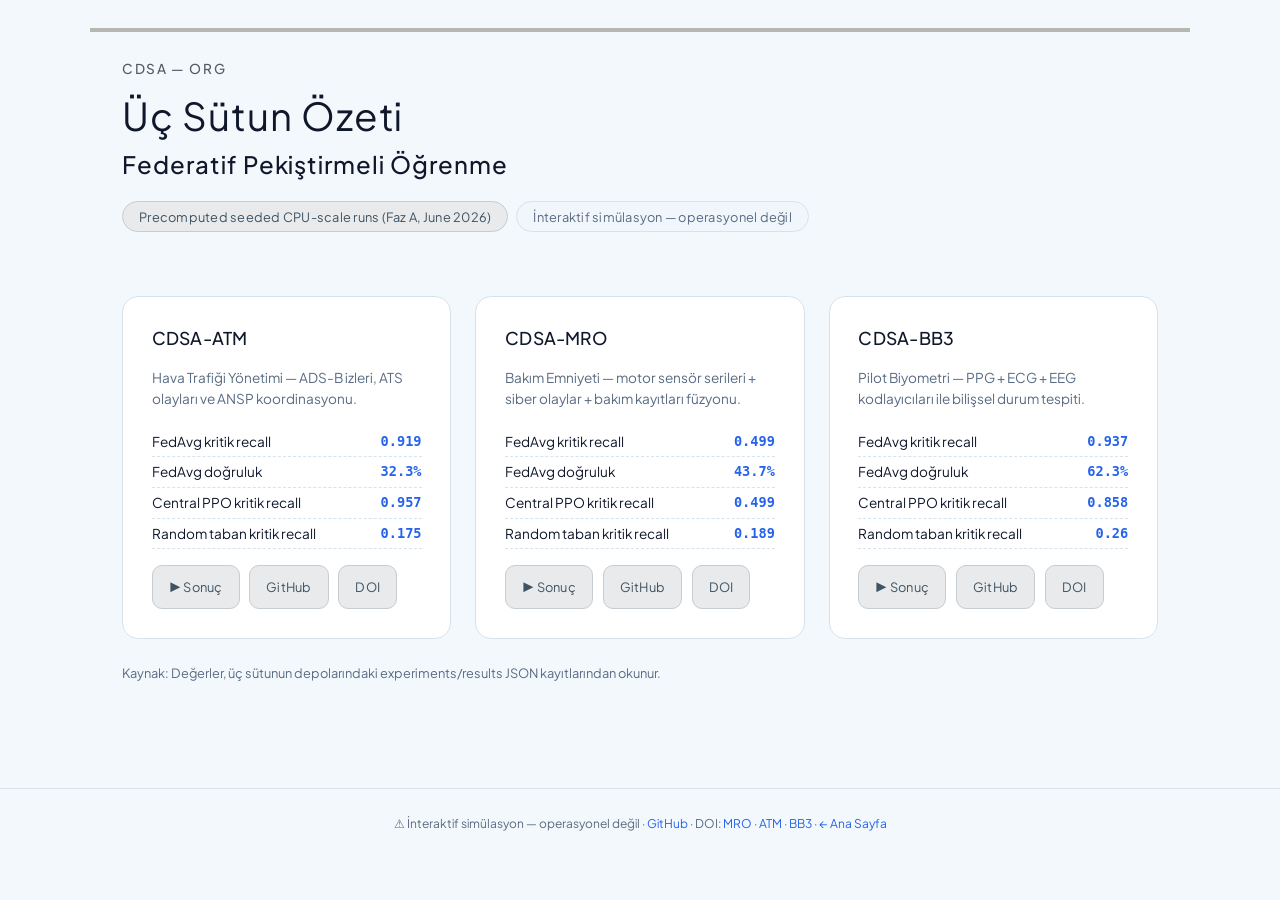
<file: org/index.html>
<!DOCTYPE html>
<html lang="tr">
<head>
  <meta charset="UTF-8">
  <meta name="viewport" content="width=device-width, initial-scale=1.0">
  <title>CDSA — Üç Sütun Özeti</title>
  <link rel="icon" type="image/svg+xml" href="../favicon.svg">
  <link href="https://fonts.googleapis.com/css2?family=Plus+Jakarta+Sans:wght@300;400;500;600;700;800&family=Syne:wght@400;600;700;800&display=swap" rel="stylesheet">
  <link rel="stylesheet" href="../assets/pillar.css?v=20261023e">
  <style>
    .pillar-grid { display: grid; grid-template-columns: repeat(auto-fit, minmax(280px, 1fr)); gap: 1.5rem; }
    .pillar-card { background: var(--surface); border: 1px solid var(--border); border-radius: 16px; padding: 1.8rem; display: flex; flex-direction: column; gap: 1rem; }
    .pillar-card h3 { font-family: 'Syne', sans-serif; font-size: 1.1rem; }
    .pillar-card .sub { font-size: 0.85rem; color: var(--text-muted); line-height: 1.6; }
    .stat-row { display: flex; justify-content: space-between; font-size: 0.85rem; padding: 0.4rem 0; border-bottom: 1px dashed var(--border); }
    .stat-row .v { font-family: monospace; font-weight: 700; color: var(--accent); }
    .btn-row { display: flex; gap: 0.6rem; flex-wrap: wrap; margin-top: auto; }
    .btn-row a { display: inline-flex; padding: 0.5rem 1rem; background: rgba(8,145,178,0.1); border: 1px solid rgba(8,145,178,0.3); border-radius: 16px; color: #0891b2; font-size: 0.8rem; text-decoration: none; }
    .btn-row a:hover { background: rgba(8,145,178,0.2); }
  </style>
  <link rel="stylesheet" href="../assets/pastel.css?v=20261025type69b1">
</head>
<body class="cdsa-pillar">


<header class="page-head">
  <div class="section-label">CDSA — ORG</div>
  <h1><span class="pillar-title" data-tr="Üç Sütun Özeti" data-en="Three-Pillar Summary">Üç Sütun Özeti</span><span class="pillar-subtitle" data-tr="Federatif Pekiştirmeli Öğrenme" data-en="Federated Reinforcement Learning">Federatif Pekiştirmeli Öğrenme</span></h1>
  <div class="badge-line">
    <span class="precomp-badge">Precomputed seeded CPU-scale runs (Faz A, June 2026)</span>
    <span class="meta-tag" data-tr="İnteraktif simülasyon — operasyonel değil" data-en="Interactive simulation — not operational">İnteraktif simülasyon — operasyonel değil</span>
  </div>
</header>

<main id="content">
  <section>
    <div class="pillar-grid" id="pillarGrid"></div>
    <p style="margin-top:1.5rem;color:var(--text-muted);line-height:1.6;font-size:0.8rem" data-tr="Kaynak: Değerler, üç sütunun depolarındaki experiments/results JSON kayıtlarından okunur." data-en="Source: Values are read from the experiments/results JSON records in the three pillar repositories.">Kaynak: Değerler, üç sütunun depolarındaki experiments/results JSON kayıtlarından okunur.</p>
  </section>
</main>


<script src="../assets/pillar.js?v=20261023e"></script>
<script>
const PILLARS = [
  { key: 'atm', name: 'CDSA-ATM',
    subTr: 'Hava Trafiği Yönetimi — ADS-B izleri, ATS olayları ve ANSP koordinasyonu.',
    subEn: 'Air Traffic Management — ADS-B tracks, ATS events and ANSP coordination.',
    repo: 'https://github.com/Orfeomete/cdsa-atm', doi: '10.5281/zenodo.20649856' },
  { key: 'mro', name: 'CDSA-MRO',
    subTr: 'Bakım Emniyeti — motor sensör serileri + siber olaylar + bakım kayıtları füzyonu.',
    subEn: 'Maintenance Safety — engine sensor series + cyber events + maintenance record fusion.',
    repo: 'https://github.com/Orfeomete/cdsa-mro', doi: '10.5281/zenodo.20649671' },
  { key: 'bb3', name: 'CDSA-BB3',
    subTr: 'Pilot Biyometri — PPG + ECG + EEG kodlayıcıları ile bilişsel durum tespiti.',
    subEn: 'Pilot Biometrics — cognitive-state detection with PPG + ECG + EEG encoders.',
    repo: 'https://github.com/Orfeomete/cdsa-bb3', doi: '10.5281/zenodo.20649675' },
];

async function initOrg() {
  const grid = document.getElementById('pillarGrid');
  for (const p of PILLARS) {
    let stats = '';
    try {
      const res = await loadJSON('../data/' + p.key + '/faz_a_results.json');
      const rows = [];
      if (res.fedavg) {
        rows.push(['FedAvg kritik recall', 'FedAvg critical recall', String(res.fedavg.critical_recall)]);
        rows.push(['FedAvg doğruluk', 'FedAvg accuracy', res.fedavg.accuracy_pct + '%']);
      }
      if (res.central_ppo) rows.push(['Central PPO kritik recall', 'Central PPO critical recall', String(res.central_ppo.critical_recall)]);
      if (res.random) rows.push(['Random taban kritik recall', 'Random baseline critical recall', String(res.random.critical_recall)]);
      stats = rows.map(([ktr, ken, v]) =>
        `<div class="stat-row"><span ${t(ktr, ken)}>${esc(ktr)}</span><span class="v">${esc(v)}</span></div>`).join('');
    } catch (e) {
      stats = `<div class="err-box">${esc(e.message)}</div>`;
    }
    grid.insertAdjacentHTML('beforeend',
      `<div class="pillar-card">` +
      `<h3>${p.name}</h3>` +
      `<div class="sub" ${t(p.subTr, p.subEn)}>${p.subTr}</div>` +
      `<div>${stats}</div>` +
      `<div class="btn-row">` +
      `<a href="../${p.key}/" target="_blank" rel="noopener" ${t('▶ Sonuç', '▶ Result')}>▶ Sonuç</a>` +
      `<a href="${p.repo}" target="_blank">GitHub</a>` +
      `<a href="https://doi.org/${p.doi}" target="_blank">DOI</a>` +
      `</div></div>`);
  }
  applyLang();
}
initOrg();
</script>
<footer class="micro-footer">
  <span data-tr="⚠ İnteraktif simülasyon — operasyonel değil" data-en="⚠ Interactive simulation — not operational">⚠ İnteraktif simülasyon — operasyonel değil</span> ·
  <a href="https://github.com/Orfeomete" target="_blank" rel="noopener">GitHub</a> · <span data-tr="DOI:" data-en="DOI:">DOI:</span> <a href="https://doi.org/10.5281/zenodo.20649671" target="_blank" rel="noopener">MRO</a> · <a href="https://doi.org/10.5281/zenodo.20649856" target="_blank" rel="noopener">ATM</a> · <a href="https://doi.org/10.5281/zenodo.20649675" target="_blank" rel="noopener">BB3</a> ·
  <a href="/" data-tr="← Ana Sayfa" data-en="← Home">← Ana Sayfa</a>
</footer>
</body>
</html>
</file>
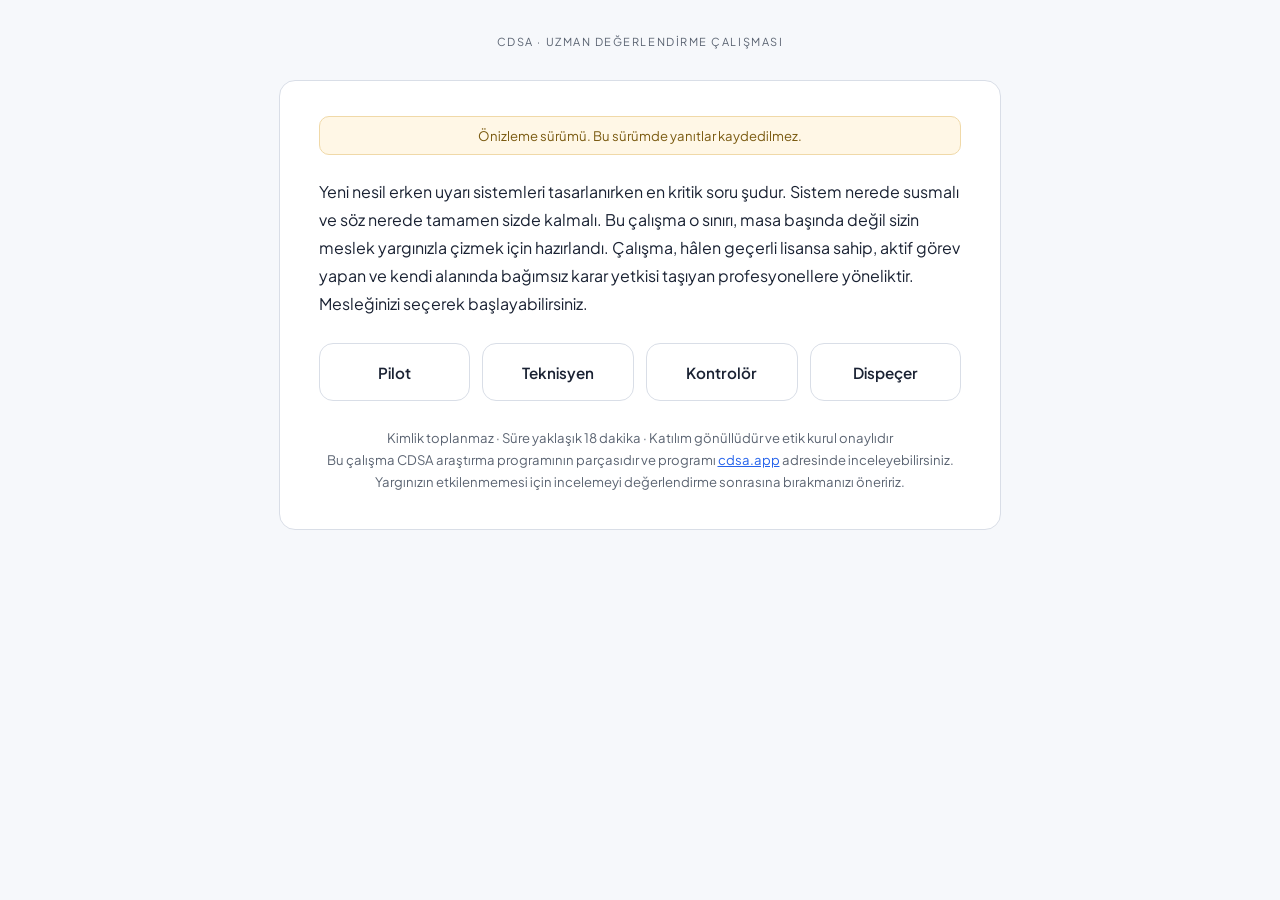
<file: pro/index.html>
<!DOCTYPE html>
<html lang="tr">
<head>
<meta charset="UTF-8">
<meta name="viewport" content="width=device-width, initial-scale=1.0">
<meta name="robots" content="noindex, nofollow">
<title>CDSA Uzman Değerlendirme Çalışması</title>
<link rel="icon" type="image/svg+xml" href="/favicon.svg">
<link rel="preconnect" href="https://fonts.googleapis.com">
<link href="https://fonts.googleapis.com/css2?family=Plus+Jakarta+Sans:wght@400;500;600&family=Syne:wght@700&display=swap" rel="stylesheet">
<style>
:root{--acc:#2563eb;--ink:#1a2233;--mut:#5b6472;--line:#d9dee7;--bg:#f6f8fb;--card:#ffffff}
*{box-sizing:border-box;margin:0;padding:0}
body{font-family:'Plus Jakarta Sans',sans-serif;background:var(--bg);color:var(--ink);min-height:100vh}
.wrap{max-width:760px;margin:0 auto;padding:2.2rem 1.2rem 4rem}
.top{font-size:11px;letter-spacing:0.14em;color:var(--mut);text-align:center;margin-bottom:2rem}
.card{background:var(--card);border:1px solid var(--line);border-radius:16px;padding:2.2rem 2.4rem}
h1{font-family:'Syne',sans-serif;font-size:1.25rem;margin-bottom:1.1rem}
p.lead{font-size:1rem;line-height:1.75;margin-bottom:1.6rem}
.grid{display:grid;grid-template-columns:repeat(auto-fit,minmax(140px,1fr));gap:12px;margin-bottom:1.6rem}
.hat{border:1px solid var(--line);border-radius:14px;padding:1.15rem 0.7rem;text-align:center;cursor:pointer;background:var(--card);transition:border-color .2s,transform .2s;font-family:inherit;font-size:0.95rem;font-weight:600;color:var(--ink)}
.hat:hover{border-color:var(--acc);transform:translateY(-2px)}
.guven{font-size:0.82rem;color:var(--mut);text-align:center;line-height:1.7}
.guven a{color:var(--acc)}
.prog{display:flex;gap:5px;margin-bottom:1.8rem}
.prog span{height:4px;flex:1;border-radius:2px;background:var(--line)}
.prog span.on{background:var(--acc)}
.num{font-size:2rem;font-weight:700;color:#c6cdd8;font-family:'Syne',sans-serif}
.vaka{font-size:0.9rem;font-weight:600;color:var(--mut);margin:0.2rem 0 0.6rem}
.metin{font-size:0.98rem;line-height:1.75;margin-bottom:1.4rem;max-width:58ch}
.soru{font-size:0.9rem;font-weight:600;margin:1.3rem 0 0.7rem}
.opts{display:flex;flex-direction:column;gap:8px;max-width:460px}
.opt{border:1px solid var(--line);border-radius:10px;padding:11px 15px;font-size:0.92rem;cursor:pointer;background:var(--card);text-align:left;font-family:inherit;color:var(--ink);transition:border-color .15s,background .15s}
.opt:hover{border-color:var(--acc)}
.opt.sec{border:2px solid var(--acc);background:#eef4fe;color:#1d4fbd;padding:10px 14px}
.opt.e{color:var(--mut);font-size:0.85rem}
.nav{display:flex;justify-content:space-between;margin-top:2rem;max-width:460px}
.btn{border:1px solid var(--line);background:var(--card);border-radius:10px;padding:9px 20px;font-size:0.9rem;cursor:pointer;font-family:inherit;color:var(--ink)}
.btn:hover{border-color:var(--acc)}
.btn.pri{background:var(--acc);border-color:var(--acc);color:#fff}
.btn:disabled{opacity:0.4;cursor:default}
textarea{width:100%;max-width:520px;min-height:90px;border:1px solid var(--line);border-radius:10px;padding:12px;font-family:inherit;font-size:0.92rem;resize:vertical}
.done{text-align:center}
.done h1{margin-top:0.4rem}
.notlar{font-size:0.85rem;color:var(--mut);line-height:1.7;margin-top:1.2rem}
.uyari{background:#fff7e6;border:1px solid #f0d9a8;border-radius:10px;padding:10px 14px;font-size:0.82rem;color:#7a5a10;margin-bottom:1.4rem;text-align:center}
</style>
</head>
<body>
<div class="wrap">
<div class="top">CDSA · UZMAN DEĞERLENDİRME ÇALIŞMASI</div>
<div id="app"></div>
</div>
<script>
const VERI = {"teknisyen": {"ad": "Bakım Teknisyeni", "davet": "Bakım kararlarını destekleyecek yeni nesil erken uyarı sistemleri tasarlanırken en kritik soru şudur. Sistem nerede susmalı ve söz nerede tamamen sizde kalmalı. Bu çalışma o sınırı, masa başında değil sizin meslek yargınızla çizmek için hazırlandı. Aşağıdaki senaryolar gerçekçi bakım durumları sunar ve sizden yalnız bir şey ister, mesleğinizi nasıl icra ediyorsanız öyle karar vermenizi.", "brif": "Değerlendireceğiniz çerçevenin adı CDSA. Tek cümleyle, bakım kararlarını destekleyen ve son sözü her durumda yetkili personelde bırakan bir erken uyarı çerçevesidir. İki ilkesi baştan sabitlenmiştir. Hiçbir kuruluşun kaydı kendi binasından çıkmaz ve sistem karar vermez, öneri sunar, önerisinin gerekçesini gösterir. Kimi senaryolarda önce sizin kararınız sorulacak, ardından sistemin aynı durumdaki önerisiyle karşılaştırmanız istenecektir. Sistemin hatalı olduğunu düşündüğünüz her nokta bu çalışmanın en değerli bulgusudur.", "karar": ["Bakım gerekmez", "Planlı bakım", "Acil bakım", "Filo geneli uyarı", "Senaryoyu anlayamadım"], "ekranlar": [{"s": 1, "b": "Vaka A — Çakışan sinyaller", "m": "Bir motorun trend izlemesi son dört uçuşta EGT marjında istikrarlı daralma gösteriyor, değerler henüz limit içinde. Aynı hafta bakım kayıt sistemine tanımsız bir USB cihazının bağlandığı raporlandı. İki olay arasında doğrulanmış bir bağ yok. Bu tabloyu değerlendirin.", "q": [{"p": "Kararınız", "o": "karar"}, {"p": "Kararınızın birincil dayanağı", "o": ["Motor trendi", "Kayıt sistemi olayı", "İkisinin aynı haftaya denk gelmesi", "Uçağın bakım geçmişi"]}]}, {"s": 1, "b": "Vaka B — Temiz tablo", "m": "Bir motorun tüm trend parametreleri son on uçuşta stabil. Kayıt sistemlerinde olağan dışı olay yok ve planlı görev paketi iki hafta sonra. Bu tabloyu değerlendirin.", "q": [{"p": "Kararınız", "o": "karar"}]}, {"s": 1, "b": "Vaka C — Sınır vakası", "m": "Titreşim kanalında aralıklı sıçramalar son altı uçuşta üç kez görüldü, her seferinde normale döndü ve başka hiçbir gösterge eşlik etmiyor. Komponent geçmişinde beş yıl önce benzer örüntüyle açılıp sonuçsuz kapanmış bir inceleme kaydı var. Bu tabloyu değerlendirin.", "q": [{"p": "Kararınız", "o": "karar"}]}, {"s": 2, "b": "Sistemle yüzleşme", "m": "Sistemin aynı üç vakadaki önerileri şöyleydi. Vaka A planlı bakım, Vaka B bakım gerekmez, Vaka C planlı bakım. Her vaka için kendi kararınızla karşılaştırın.", "q": [{"p": "Vaka A için", "o": ["Katılıyorum", "Kısmen katılıyorum", "Katılmıyorum", "Bu veriyle karar verilemez", "Senaryoyu anlayamadım"]}, {"p": "Vaka B için", "o": ["Katılıyorum", "Kısmen katılıyorum", "Katılmıyorum", "Bu veriyle karar verilemez", "Senaryoyu anlayamadım"]}, {"p": "Vaka C için", "o": ["Katılıyorum", "Kısmen katılıyorum", "Katılmıyorum", "Bu veriyle karar verilemez", "Senaryoyu anlayamadım"]}, {"p": "Sistem, Vaka A önerisinin gerekçesini şöyle gösterdi. Önerinin yüzde 62'si motor trendine, yüzde 28'i kayıt sistemine bağlanan tanımsız cihaz olayına, yüzde 10'u bakım geçmişine dayanıyor. Bu gerekçe dağılımını değerlendirin.", "o": ["Ağırlıklar makul", "Ağırlıklar hatalı", "Değerlendiremiyorum"]}, {"p": "Sistemin Vaka A'da göremediğini düşündüğünüz tek bir kaynak", "o": ["İş emri kayıtları", "Komponent geçmişi", "Vardiya ve iş yükü durumu", "Tedarik zinciri kayıtları", "Hiçbiri"]}]}, {"s": 3, "b": "Bildirim yükümlülüğü", "m": "Kalibrasyon cihazlarından birinin yazılımında yetkisiz değişiklik tespit edildi. Cihaz son yetmiş iki saatte üç uçağın tork ölçümlerinde kullanılmış. Bildirim yükümlülüğü ve uçuşa elverişlilik açısından ilk yapılması gerekeni seçin.", "q": [{"p": "İlk adım", "o": ["Yalnız iç kayıt, izleme sürdürülür", "Otoriteye bildirim ve üç uçak için kayıt incelemesi", "Otoriteye bildirim ve üç uçağın ilgili ölçümlerinin tekrarı", "Filo geneli uyarı ve cihaz karantinası", "Senaryoyu anlayamadım"]}, {"p": "Bu durumda en kritik zaman kısıtı", "o": ["Bildirim penceresi", "Bir sonraki planlı sefer", "Cihazın yeniden kullanım riski"]}]}, {"s": 4, "b": "Rakiple ortak sistem", "m": "Kuruluşunuz, iki rakip bakım kuruluşuyla ortak bir erken uyarı sistemine katılmaya davet edildi. Düzen şöyle. Hiçbir kuruluş diğerine tek bir arıza kaydı, iş emri ya da müşteri bilgisi göndermez. Her kuruluş sistemi kendi kayıtlarıyla kendi binasında eğitir, dışarıya yalnız sistemin öğrendikleri aktarılır ve bu aktarım hiçbir tekil olayın geri çıkarılamayacağı biçimde bulanıklaştırılır.", "q": [{"p": "Ticari sır açısından bu düzenin en zayıf halkası", "o": ["Öğrenilenler üzerinden rakibin bizim arıza örüntülerimizi sezmesi", "Ortak sistemin bizim zayıflıklarımızı rakibe, rakibinkileri bize öğretmesi", "Ortaklığın yönetimi ve denetimi", "Zayıf halka yok, düzen yeterli", "Senaryoyu anlayamadım"]}, {"p": "Katılım kararını kim vermeli", "o": ["Kalite ve emniyet birimi", "Üst yönetim", "Otorite onayıyla sektör genelinde", "Katılınmamalı"]}]}, {"s": 5, "b": "Eşik tercihi", "m": "Erken uyarı sistemlerinde iki hata türü vardır. Gerçek bir kritik durumu kaçırmak ve gereksiz alarm üretmek. Kendi hangar pratiğinizden düşünün.", "q": [{"p": "Bir kritik kaçağın önlenmesi için kaç gereksiz alarma katlanmak makuldür", "o": ["Beşe kadar", "Ona kadar", "Yirmiye kadar", "Sayı önemsiz, kritik kaçak asla", "Senaryoyu anlayamadım"]}, {"p": "Gereksiz alarmların pratikteki asıl maliyeti", "o": ["İş gücü ve plan bozulması", "Ekipte güven aşınması ve alarm yorgunluğu", "Kayıt ve bildirim yükü"]}]}, {"s": 6, "b": "Açıklama yeterliliği", "m": "Sistem bir iş emri önerisine şu gerekçeyi iliştirdi. Öneri, motor titreşim kanalındaki son üç uçuşluk sapmaya yüzde 71 ağırlıkla dayanmaktadır, kayıt sistemi olayının katkısı yüzde 12'dir ve benzer geçmiş vakalarda planlı bakım kararı verilmiştir.", "q": [{"p": "Bu açıklama, imzanızı taşıyacak bir bakım kaydına dayanak olarak yeterli midir", "o": ["Yeterli", "Ham veriye erişim bağlantısı da gerekli", "Benzer vakaların künyeleri de gerekli", "Hiçbir otomatik açıklama imza dayanağı olamaz", "Senaryoyu anlayamadım"]}]}, {"s": 7, "b": "Sorumluluk", "m": "Sistemin planlı bakım önerisine uyuldu ve iş emri olağan süreçte kapandı. İki hafta sonra aynı motorda, önerinin kapsamadığı bir arıza nedeniyle sefer iptali yaşandı.", "q": [{"p": "İç değerlendirmede sorumluluk nasıl ele alınmalı", "o": ["İmza sahibi personeldedir, sistem yalnız destektir", "Öneriyi doğrulayan süreçtedir, kişide değil", "Sistemi devreye alan yönetimdedir", "Bu düzende sorumluluk belirsizleşir ve bu başlı başına bir risktir", "Senaryoyu anlayamadım"]}, {"p": "Böyle bir sistemin kullanıma girmesi için vazgeçilmez koşul", "o": ["Önerilere uyma zorunluluğunun bulunmaması", "Her önerinin ikinci bir personelce doğrulanması", "Sistem kayıtlarının hiçbir biçimde kişiye karşı kullanılmayacağı güvencesi", "Otorite onaylı sertifikasyon"]}]}, {"s": 8, "b": "Hata yakalama", "m": "Sistem, yoğun sefer döneminde art arda gelen üç küçük arıza kaydını tek başına önemsiz, birlikte anlamlı bulup filo geneli uyarı önerdi. Kayıtlara baktığınızda üçünün de aynı vardiyada, aynı personel grubunun elle giriş hatasından kaynaklandığını görüyorsunuz.", "q": [{"p": "Bu vaka sistemin hangi eksiğini gösterir", "o": ["Veri kalitesi denetimi eksik", "İnsan kaynaklı kayıt örüntülerini tanımıyor", "Uyarı eşiği yanlış", "Eksik yok, ihtiyatlı davranması doğru", "Senaryoyu anlayamadım"]}]}], "profil": [{"p": "Yetki kapsamınız", "o": ["Gövde", "Motor", "Aviyonik", "Diğer"]}, {"p": "Deneyim yılınız", "o": ["5 yıldan az", "5 ile 15 arası", "15 yıldan fazla"]}, {"p": "Görev ortamınız", "o": ["Hat bakım", "Üs bakım", "Atölye", "Kalite"]}]}, "pilot": {"ad": "Pilot", "davet": "Uçuş ekibinin hazır oluşunu destekleyecek yeni nesil sistemler tasarlanırken en kritik soru şudur. Bu bilgi kimin elinde kalmalı ve söz nerede tamamen sizde olmalı. Bu çalışma o sınırı, masa başında değil sizin kokpit yargınızla çizmek için hazırlandı. Aşağıdaki senaryolar gerçekçi görev durumları sunar ve sizden yalnız bir şey ister, mesleğinizi nasıl icra ediyorsanız öyle karar vermenizi.", "brif": "Değerlendireceğiniz çerçevenin adı CDSA. Tek cümleyle, uçuş ekibinin hazır oluşuna dair göstergeleri yalnız pilotun kendi cihazında değerlendiren ve son sözü her durumda uçucu personelde bırakan bir destek çerçevesidir. İki ilkesi baştan sabitlenmiştir. Ham kayıtlar cihazdan çıkmaz, dışarıya yalnız özet gösterge yansır ve o göstergenin kime görüneceğine dair düzen baştan tanımlıdır. Sistem karar vermez, bilgi verir. Kimi senaryolarda önce sizin kararınız sorulacak, ardından sistemin aynı durumdaki değerlendirmesiyle karşılaştırmanız istenecektir. Sistemin hatalı olduğunu düşündüğünüz her nokta bu çalışmanın en değerli bulgusudur.", "karar": ["Kayda değer değil, göreve devam", "Uçuş öncesi brifingde dikkate alınır", "Görev planlamasında değişiklik istenir", "Görevden çekilme değerlendirilir", "Senaryoyu anlayamadım"], "ekranlar": [{"s": 1, "b": "Vaka A — Çakışan sinyaller", "m": "Gece seferi öncesi cihazınız dinlenme göstergenizin düşük olduğunu bildiriyor. Görev çizelgenize baktığınızda son yedi günde üç erken kalkışlı görev yaptığınızı görüyorsunuz. Kendinizi olağan hissediyorsunuz. Bu tabloyu değerlendirin.", "q": [{"p": "Kararınız", "o": "karar"}, {"p": "Kararınızın birincil dayanağı", "o": ["Cihaz göstergesi", "Görev geçmişi", "Kendi öznel değerlendirmeniz", "Sefer tipi ve ekip kompozisyonu"]}]}, {"s": 1, "b": "Vaka B — Temiz tablo", "m": "Uzun menzilli sefer öncesi tüm göstergeleriniz olağan aralıkta, görev geçmişiniz dengeli ve kendinizi iyi hissediyorsunuz. Bu tabloyu değerlendirin.", "q": [{"p": "Kararınız", "o": "karar"}]}, {"s": 1, "b": "Vaka C — Sınır vakası", "m": "Cihaz orta düzey bir dikkat göstergesi bildiriyor ancak siz kendinizi tamamen zinde hissediyorsunuz ve yakın geçmişte olağan dışı bir yük yok. Gösterge ile öz değerlendirmeniz çelişiyor. Bu tabloyu değerlendirin.", "q": [{"p": "Kararınız", "o": "karar"}]}, {"s": 2, "b": "Sistemle yüzleşme", "m": "Sistemin aynı üç vakadaki değerlendirmeleri şöyleydi. Vaka A brifingde dikkate alınır, Vaka B kayda değer değil, Vaka C brifingde dikkate alınır. Her vaka için kendi kararınızla karşılaştırın.", "q": [{"p": "Vaka A için", "o": ["Katılıyorum", "Kısmen katılıyorum", "Katılmıyorum", "Bu veriyle karar verilemez", "Senaryoyu anlayamadım"]}, {"p": "Vaka B için", "o": ["Katılıyorum", "Kısmen katılıyorum", "Katılmıyorum", "Bu veriyle karar verilemez", "Senaryoyu anlayamadım"]}, {"p": "Vaka C için", "o": ["Katılıyorum", "Kısmen katılıyorum", "Katılmıyorum", "Bu veriyle karar verilemez", "Senaryoyu anlayamadım"]}, {"p": "Sistem, Vaka A değerlendirmesinin gerekçesini şöyle gösterdi. Değerlendirmenin yüzde 58'i son yedi günlük uyku ve dinlenme kaydına, yüzde 27'si toparlanma göstergesine, yüzde 15'i görev geçmişine dayanıyor. Bu gerekçe dağılımını değerlendirin.", "o": ["Ağırlıklar makul", "Ağırlıklar hatalı", "Değerlendiremiyorum"]}, {"p": "Sistemin Vaka A'da göremediğini düşündüğünüz tek bir kaynak", "o": ["Kişisel beyanınız", "Ekip eşleşmesi ve kokpit deneyim dengesi", "Sefer ve meydan zorluğu", "Özel yaşam koşulları", "Hiçbiri"]}]}, {"s": 3, "b": "Elverişlilik beyanı", "m": "Görev öncesi cihazınız düşük hazır oluş bildiriyor ancak siz kendinizi göreve elverişli değerlendiriyorsunuz. Mevcut düzenlemelerde elverişlilik beyanı size aittir.", "q": [{"p": "Bu çelişki durumunda ilk adım", "o": ["Beyanım esastır, göstergeyi kayda geçirip göreve devam ederim", "Göstergeyi kaptan veya ekip arkadaşımla paylaşır birlikte değerlendiririm", "Uçuş işletme veya ekip planlama ile temas kurarım", "Uçuş hekimine danışırım", "Senaryoyu anlayamadım"]}, {"p": "Bu göstergenin varlığı elverişlilik beyanının niteliğini değiştirir mi", "o": ["Değiştirmez, beyan esastır", "Beyanı güçlendiren bir dayanaktır", "Beyanla çeliştiğinde açıklama yükü doğurur"]}]}, {"s": 4, "b": "Kayıtların emaneti", "m": "Cihazınızın ham kayıtları şifreli bir arşivde tutuluyor ve ancak üç taraftan ikisinin anahtarıyla açılabiliyor. Soruşturma kurulu, pilot temsil örgütü ve adli merci. Hiçbir taraf tek başına açamıyor.", "q": [{"p": "Bir kaza soruşturması senaryosunda bu düzenin en güçlü yanı", "o": ["Tek tarafın kötüye kullanımını engellemesi", "Pilot temsilinin masada olması", "Açılmanın kayıt altında ve gerekçeli olması", "Güçlü yanı yok, kayıt hiç tutulmamalı", "Senaryoyu anlayamadım"]}, {"p": "Aynı düzenin çözmediği risk", "o": ["Açılan verinin bağlamından koparılması", "İşverenin dolaylı baskısı", "Uzun vadede kapsamın genişlemesi", "Çözmediği risk yok"]}]}, {"s": 5, "b": "Eşik tercihi", "m": "Hazır oluş sistemlerinde iki hata türü vardır. Gerçekten elverişsiz bir durumu kaçırmak ve gereksiz uyarı üretmek. Kendi görev pratiğinizden düşünün.", "q": [{"p": "Gerçek bir elverişsizliğin yakalanması için kaç gereksiz uyarıya katlanmak makuldür", "o": ["Beşe kadar", "Ona kadar", "Yirmiye kadar", "Sayı önemsiz, gerçek elverişsizlik asla kaçmamalı", "Senaryoyu anlayamadım"]}, {"p": "Gereksiz uyarıların pratikteki asıl maliyeti", "o": ["Görev akışının bozulması", "Göstergeye güvenin aşınması", "Etiketlenme ve gözetim algısı"]}]}, {"s": 6, "b": "Açıklama yeterliliği", "m": "Sistem brifing kartınıza şu notu ekledi. Dikkat göstergesi, son yetmiş iki saatteki dinlenme düzenindeki bölünmeye yüzde 64 ağırlıkla dayanmaktadır ve benzer örüntülerde gece görevlerinde tepki süresi uzaması gözlenmiştir.", "q": [{"p": "Bu açıklama, görev kararınıza dayanak olarak yeterli midir", "o": ["Yeterli", "Kendi kayıtlarıma erişim bağlantısı da gerekli", "Benzer örüntü iddiasının dayanağı da gerekli", "Hiçbir otomatik açıklama tek başına dayanak olamaz", "Senaryoyu anlayamadım"]}]}, {"s": 7, "b": "Sorumluluk", "m": "Cihaz düşük hazır oluş bildirdi, siz beyanınızla göreve devam ettiniz ve uçuşta operasyonel bir olay yaşandı.", "q": [{"p": "Soruşturmada bu kayıt nasıl ele alınmalı", "o": ["Hiç kullanılmamalı, beyan esastır", "Yalnız eğilim ve sistem gelişimi için, kişisel değerlendirmede değil", "Ancak emanet düzeninin onayıyla ve bağlamıyla birlikte", "Bu belirsizlik çözülmeden sistem kullanılmamalı", "Senaryoyu anlayamadım"]}, {"p": "Böyle bir sistemin kokpite girmesi için vazgeçilmez koşul", "o": ["Kayıtların kişiye karşı kullanılmayacağı güvencesi", "Göstergeye uyma zorunluluğunun bulunmaması", "Pilot temsilinin yönetişimde yer alması", "Otorite onaylı sertifikasyon"]}]}, {"s": 8, "b": "Hata yakalama", "m": "Sistem görev öncesi kritik düzeyde bir uyarı üretti. Kayıtlara bakıldığında cihazın önceki gece çıkarılıp çantada taşındığı ve göstergenin bu nedenle anlamsız veri ürettiği anlaşıldı.", "q": [{"p": "Bu vaka sistemin hangi eksiğini gösterir", "o": ["Cihazın takılı olmadığını ayırt edemiyor", "Veriyi bağlamıyla birlikte okuyamıyor", "Uyarı eşiği yanlış", "Eksik yok, ihtiyatlı davranması doğru", "Senaryoyu anlayamadım"]}]}], "profil": [{"p": "Lisans türünüz", "o": ["ATPL", "CPL", "Diğer"]}, {"p": "Toplam uçuş saatiniz", "o": ["1500 saatten az", "1500 ile 5000 arası", "5000 saatten fazla"]}, {"p": "Operasyon türünüz", "o": ["Hat taşımacılığı", "Kargo", "Genel havacılık", "Eğitim"]}]}, "kontrolor": {"ad": "Hava Trafik Kontrolörü", "davet": "Hava trafik hizmetlerini destekleyecek yeni nesil erken uyarı sistemleri tasarlanırken en kritik soru şudur. Sistem nerede susmalı ve söz nerede tamamen sizde kalmalı. Bu çalışma o sınırı, masa başında değil sizin sektör yargınızla çizmek için hazırlandı. Aşağıdaki senaryolar gerçekçi trafik durumları sunar ve sizden yalnız bir şey ister, mesleğinizi nasıl icra ediyorsanız öyle karar vermenizi.", "brif": "Değerlendireceğiniz çerçevenin adı CDSA. Tek cümleyle, trafik akışına dair sinyalleri birlikte okuyan ve son sözü her durumda kontrolörde bırakan bir erken uyarı çerçevesidir. İki ilkesi baştan sabitlenmiştir. Hiçbir hizmet sağlayıcının operasyonel kaydı kendi sınırından çıkmaz ve sistem karar vermez, öneri sunar, önerisinin gerekçesini gösterir. Kimi senaryolarda önce sizin kararınız sorulacak, ardından sistemin aynı durumdaki önerisiyle karşılaştırmanız istenecektir. Sistemin hatalı olduğunu düşündüğünüz her nokta bu çalışmanın en değerli bulgusudur.", "karar": ["Standart akış sürdürülür", "Hız veya akış kısıtı uygulanır", "Rota veya seviye düzenlemesi yapılır", "Sektör geneli önlem başlatılır", "Senaryoyu anlayamadım"], "ekranlar": [{"s": 1, "b": "Vaka A — Çakışan sinyaller", "m": "Sektörünüzde trafik yoğunluğu kapasiteye yaklaşıyor. Aynı dakikalarda iki ayrı uçağın konum bildirimlerinde kısa süreli tutarsızlık raporlandı, pilot teyitleri olağan. Bu tabloyu değerlendirin.", "q": [{"p": "Kararınız", "o": "karar"}, {"p": "Kararınızın birincil dayanağı", "o": ["Yoğunluk eğilimi", "Konum bildirimi tutarsızlığı", "İkisinin çakışması", "Komşu sektör durumu"]}]}, {"s": 1, "b": "Vaka B — Temiz tablo", "m": "Trafik olağan seviyede, tüm bildirimler tutarlı ve koordinasyon yükü düşük. Bu tabloyu değerlendirin.", "q": [{"p": "Kararınız", "o": "karar"}]}, {"s": 1, "b": "Vaka C — Sınır vakası", "m": "Tek bir uçağın konum bildirimi aralıklı olarak sıçrama gösteriyor, her seferinde düzeliyor ve pilot teyidi olağan. Başka hiçbir uçakta benzer durum yok. Bu tabloyu değerlendirin.", "q": [{"p": "Kararınız", "o": "karar"}]}, {"s": 2, "b": "Sistemle yüzleşme", "m": "Sistemin aynı üç vakadaki önerileri şöyleydi. Vaka A hız veya akış kısıtı, Vaka B standart akış, Vaka C izleme notuyla standart akış. Her vaka için kendi kararınızla karşılaştırın.", "q": [{"p": "Vaka A için", "o": ["Katılıyorum", "Kısmen katılıyorum", "Katılmıyorum", "Bu veriyle karar verilemez", "Senaryoyu anlayamadım"]}, {"p": "Vaka B için", "o": ["Katılıyorum", "Kısmen katılıyorum", "Katılmıyorum", "Bu veriyle karar verilemez", "Senaryoyu anlayamadım"]}, {"p": "Vaka C için", "o": ["Katılıyorum", "Kısmen katılıyorum", "Katılmıyorum", "Bu veriyle karar verilemez", "Senaryoyu anlayamadım"]}, {"p": "Sistem, Vaka A önerisinin gerekçesini şöyle gösterdi. Önerinin yüzde 44'ü yoğunluk eğilimine, yüzde 38'i konum bildirimi tutarsızlığına, yüzde 18'i koordinasyon yüküne dayanıyor. Bu gerekçe dağılımını değerlendirin.", "o": ["Ağırlıklar makul", "Ağırlıklar hatalı", "Değerlendiremiyorum"]}, {"p": "Sistemin Vaka A'da göremediğini düşündüğünüz tek bir kaynak", "o": ["Telsiz trafiği yoğunluğu", "Komşu sektörlerin durumu", "Meteoroloji", "Planlı askeri veya özel faaliyet", "Hiçbiri"]}]}, {"s": 3, "b": "Raporlama", "m": "Vaka A'daki konum bildirimi tutarsızlığının teknik arıza mı yoksa kasıtlı bir müdahale mi olduğu belirsiz.", "q": [{"p": "Olay raporlaması açısından ilk adım", "o": ["Yalnız vardiya kaydına not düşülür", "Teknik birime bildirim yapılır ve izlenir", "Olay raporu açılır ve teknik birime bildirilir", "Olay raporu açılır, teknik birime bildirilir ve komşu sektörler bilgilendirilir", "Senaryoyu anlayamadım"]}, {"p": "Belirsiz kaynaklı olaylarda raporlama eşiğini ne belirlemeli", "o": ["Tekrar sayısı", "Etkilenen uçak sayısı", "Ayırma üzerindeki olası etki", "Her belirsiz olay raporlanmalı"]}]}, {"s": 4, "b": "Sınır ötesi ortak sistem", "m": "Üç ülkenin seyrüsefer hizmet sağlayıcısı ortak bir erken uyarı sistemine katılmaya davet edildi. Düzen şöyle. Hiçbir sağlayıcı diğerine tek bir operasyonel kayıt göndermez. Her sağlayıcı sistemi kendi kayıtlarıyla kendi merkezinde eğitir, dışarıya yalnız sistemin öğrendikleri aktarılır ve bu aktarım hiçbir tekil olayın geri çıkarılamayacağı biçimde bulanıklaştırılır.", "q": [{"p": "Bu düzenin en zayıf halkası", "o": ["Öğrenilenler üzerinden ünite pratiklerinin sezilmesi", "Ülkeler arası usul farklarının ortak sistemi yanıltması", "Yönetişim ve denetim", "Zayıf halka yok, düzen yeterli", "Senaryoyu anlayamadım"]}, {"p": "Katılım kararını kim vermeli", "o": ["Emniyet birimi", "Sağlayıcı yönetimi", "Otorite onayıyla bölgesel düzeyde", "Katılınmamalı"]}]}, {"s": 5, "b": "Eşik tercihi", "m": "Erken uyarı sistemlerinde iki hata türü vardır. Gerçek bir kritik durumu kaçırmak ve gereksiz uyarı üretmek. Kendi sektör pratiğinizden düşünün.", "q": [{"p": "Bir kritik kaçağın önlenmesi için kaç gereksiz uyarıya katlanmak makuldür", "o": ["Beşe kadar", "Ona kadar", "Yirmiye kadar", "Sayı önemsiz, kritik kaçak asla", "Senaryoyu anlayamadım"]}, {"p": "Gereksiz uyarıların pratikteki asıl maliyeti", "o": ["Kapasitenin gereksiz kısılması", "Ekip yükü ve dikkat bölünmesi", "Uyarıya güvenin aşınması"]}]}, {"s": 6, "b": "Açıklama yeterliliği", "m": "Sistem ekranınıza tek satırlık bir uyarı gerekçesi düşürdü. Öneri, son on beş dakikadaki yoğunluk artışına ve iki uçağın konum bildirimi tutarsızlığına dayanmaktadır.", "q": [{"p": "Bu açıklama, akış kısıtı gibi kapasiteyi etkileyen bir karara dayanak olarak yeterli midir", "o": ["Yeterli", "İlgili uçakların kimlik ve iz bilgisi de gerekli", "Tutarsızlığın niteliği ve süresi de gerekli", "Hiçbir otomatik açıklama tek başına dayanak olamaz", "Senaryoyu anlayamadım"]}]}, {"s": 7, "b": "Sorumluluk", "m": "Sistemin önerisine uyularak akış kısıtı uygulandı, kısıt gecikmelere yol açtı ve sonradan tutarsızlığın zararsız bir teknik arıza olduğu anlaşıldı.", "q": [{"p": "İç değerlendirmede bu karar nasıl ele alınmalı", "o": ["Karar kontrolöründür ve eldeki bilgiyle doğrudur, sonuç sorgulanmaz", "Sistemin gerekçe kalitesi sorgulanır, karar değil", "Kısıt eşiğinin kalibrasyonu sorgulanır", "Bu tür kararların maliyeti sistem hesabına yazılmalı, kontrolör hesabına değil", "Senaryoyu anlayamadım"]}, {"p": "Böyle bir sistemin çalışma pozisyonuna girmesi için vazgeçilmez koşul", "o": ["Önerilere uyma zorunluluğunun bulunmaması", "Uyarı kayıtlarının kişiye karşı kullanılmayacağı güvencesi", "Ünite temsilinin yönetişimde yer alması", "Otorite onaylı sertifikasyon"]}]}, {"s": 8, "b": "Hata yakalama", "m": "Sistem, planlı bir teknik bakım nedeniyle yaşanan veri kesintisini olağan dışı bir durum gibi okuyup sektör geneli önlem önerdi. Bakım planı haftalar önce yayımlanmıştı.", "q": [{"p": "Bu vaka sistemin hangi eksiğini gösterir", "o": ["Planlı bakım takvimini tanımıyor", "Kesinti ile müdahaleyi ayırt edemiyor", "Önlem eşiği yanlış", "Eksik yok, ihtiyatlı davranması doğru", "Senaryoyu anlayamadım"]}]}], "profil": [{"p": "Derece ve yetki kapsamınız", "o": ["Meydan", "Yaklaşma", "Saha"]}, {"p": "Deneyim yılınız", "o": ["5 yıldan az", "5 ile 15 arası", "15 yıldan fazla"]}, {"p": "Ünite tipiniz", "o": ["Kule", "Yaklaşma ünitesi", "Saha kontrol merkezi"]}]}, "dispecer": {"ad": "Uçuş Harekât Uzmanı", "davet": "Uçuş harekât kararlarını destekleyecek yeni nesil sistemler tasarlanırken en kritik soru şudur. Sistem nerede susmalı ve söz nerede tamamen sizde kalmalı. Bu çalışma o sınırı, masa başında değil sizin harekât yargınızla çizmek için hazırlandı. Aşağıdaki senaryolar gerçekçi sevk durumları sunar ve sizden yalnız bir şey ister, mesleğinizi nasıl icra ediyorsanız öyle karar vermenizi.", "brif": "Değerlendireceğiniz çerçevenin adı CDSA. Tek cümleyle, sevk ve harekât kararlarını destekleyen ve son sözü her durumda yetkili dispeçer ile kaptanda bırakan bir erken uyarı çerçevesidir. İki ilkesi baştan sabitlenmiştir. Hiçbir işletmenin operasyonel kaydı kendi sınırından çıkmaz ve sistem karar vermez, öneri sunar, önerisinin gerekçesini gösterir. Kimi senaryolarda önce sizin kararınız sorulacak, ardından sistemin aynı durumdaki önerisiyle karşılaştırmanız istenecektir. Sistemin hatalı olduğunu düşündüğünüz her nokta bu çalışmanın en değerli bulgusudur.", "karar": ["Planlandığı gibi serbest bırakılır", "Yakıt veya yedek meydan revizesiyle serbest bırakılır", "Kalkış ertelenir", "Sefer iptali önerilir", "Senaryoyu anlayamadım"], "ekranlar": [{"s": 1, "b": "Vaka A — Çakışan sinyaller", "m": "Varış meydanının hava raporu minimumlara yakın seyrediyor ve düzelme eğilimi belirsiz. Aynı uçağın arıza erteleme listesinde, yaklaşma kabiliyetini bir kademe düşüren bir kısıt mevcut. Bu tabloyu değerlendirin.", "q": [{"p": "Kararınız", "o": "karar"}, {"p": "Kararınızın birincil dayanağı", "o": ["Hava eğilimi", "Erteleme kısıtı", "İkisinin birleşimi", "Yedek meydan durumu"]}]}, {"s": 1, "b": "Vaka B — Temiz tablo", "m": "Hava raporları tüm meydanlarda elverişli, uçak kısıtsız ve ekip görev süreleri rahat. Bu tabloyu değerlendirin.", "q": [{"p": "Kararınız", "o": "karar"}]}, {"s": 1, "b": "Vaka C — Sınır vakası", "m": "İki ayrı kaynaktan alınan varış rüzgâr tahminleri birbiriyle çelişiyor ve fark, iniş performans hesabını etkileyecek büyüklükte. Diğer tüm veriler olağan. Bu tabloyu değerlendirin.", "q": [{"p": "Kararınız", "o": "karar"}]}, {"s": 2, "b": "Sistemle yüzleşme", "m": "Sistemin aynı üç vakadaki önerileri şöyleydi. Vaka A yakıt ve yedek meydan revizesiyle serbest bırakma, Vaka B planlandığı gibi serbest bırakma, Vaka C revizeyle serbest bırakma. Her vaka için kendi kararınızla karşılaştırın.", "q": [{"p": "Vaka A için", "o": ["Katılıyorum", "Kısmen katılıyorum", "Katılmıyorum", "Bu veriyle karar verilemez", "Senaryoyu anlayamadım"]}, {"p": "Vaka B için", "o": ["Katılıyorum", "Kısmen katılıyorum", "Katılmıyorum", "Bu veriyle karar verilemez", "Senaryoyu anlayamadım"]}, {"p": "Vaka C için", "o": ["Katılıyorum", "Kısmen katılıyorum", "Katılmıyorum", "Bu veriyle karar verilemez", "Senaryoyu anlayamadım"]}, {"p": "Sistem, Vaka A önerisinin gerekçesini şöyle gösterdi. Önerinin yüzde 52'si hava eğilimine, yüzde 33'ü erteleme kısıtına, yüzde 15'i yedek meydan durumuna dayanıyor. Bu gerekçe dağılımını değerlendirin.", "o": ["Ağırlıklar makul", "Ağırlıklar hatalı", "Değerlendiremiyorum"]}, {"p": "Sistemin Vaka A'da göremediğini düşündüğünüz tek bir kaynak", "o": ["Ekip görev süresi", "Slot ve trafik durumu", "Yolcu ve bağlantı yapısı", "Yer hizmet kapasitesi", "Hiçbiri"]}]}, {"s": 3, "b": "Görüş ayrılığı", "m": "Vaka A'da siz revize gerektiğini değerlendiriyorsunuz, kaptan planlandığı gibi devam edilebileceği görüşünde.", "q": [{"p": "Operasyonel kontrol açısından ilk adım", "o": ["Kaptanın nihai yetkisi esastır, kayıt düşerek devam edilir", "Ortak değerlendirme yapılır ve gerekçeler kayda geçirilir", "Uçuş harekât yönetimine taşınır", "Serbest bırakma ortak imza olmadan tamamlanmaz", "Senaryoyu anlayamadım"]}, {"p": "Görüş ayrılıklarında sistemin önerisi nasıl konumlanmalı", "o": ["Tarafsız üçüncü görüş", "Yalnız veri sağlayıcı", "Hiç konumlanmamalı"]}]}, {"s": 4, "b": "İşletmeler arası ortak sistem", "m": "İşletmeniz, iki rakip işletmeyle ortak bir aksama erken uyarı sistemine katılmaya davet edildi. Düzen şöyle. Hiçbir işletme diğerine tek bir sefer kaydı, gecikme nedeni ya da ticari bilgi göndermez. Her işletme sistemi kendi kayıtlarıyla kendi merkezinde eğitir, dışarıya yalnız sistemin öğrendikleri aktarılır ve bu aktarım hiçbir tekil seferin geri çıkarılamayacağı biçimde bulanıklaştırılır.", "q": [{"p": "Ticari açıdan bu düzenin en zayıf halkası", "o": ["Öğrenilenler üzerinden rakibin operasyon zayıflıklarımızı sezmesi", "Ortak sistemin ağ yapımızı dolaylı yansıtması", "Ortaklığın yönetimi ve denetimi", "Zayıf halka yok, düzen yeterli", "Senaryoyu anlayamadım"]}, {"p": "Katılım kararını kim vermeli", "o": ["Harekât yönetimi", "Üst yönetim", "Otorite onayıyla sektör genelinde", "Katılınmamalı"]}]}, {"s": 5, "b": "Eşik tercihi", "m": "Erken uyarı sistemlerinde iki hata türü vardır. Gerçek bir kritik durumu kaçırmak ve gereksiz uyarı üretmek. Kendi sevk pratiğinizden düşünün.", "q": [{"p": "Bir kritik kaçağın önlenmesi için kaç gereksiz uyarıya katlanmak makuldür", "o": ["Beşe kadar", "Ona kadar", "Yirmiye kadar", "Sayı önemsiz, kritik kaçak asla", "Senaryoyu anlayamadım"]}, {"p": "Gereksiz uyarıların pratikteki asıl maliyeti", "o": ["Gereksiz erteleme ve ağ etkisi", "Uyarıya güvenin aşınması", "İş yükü ve kayıt yükü"]}]}, {"s": 6, "b": "Açıklama yeterliliği", "m": "Sistem serbest bırakma ekranına şu gerekçeyi düşürdü. Revize önerisi, varış meydanı eğilim verisindeki bozulmaya yüzde 61 ağırlıkla dayanmaktadır ve benzer eğilimlerde yedek meydana yönelme oranı belirgin biçimde artmıştır.", "q": [{"p": "Bu açıklama, imzanızı taşıyacak bir sevk kararına dayanak olarak yeterli midir", "o": ["Yeterli", "Eğilim verisinin kaynağı ve saati de gerekli", "Benzer eğilim iddiasının dayanağı da gerekli", "Hiçbir otomatik açıklama imza dayanağı olamaz", "Senaryoyu anlayamadım"]}]}, {"s": 7, "b": "Sorumluluk", "m": "Sistemin planlandığı gibi serbest bırakma önerisine uyuldu ve sefer, varışta beklenmedik bozulma nedeniyle yedek meydana yöneldi.", "q": [{"p": "İç değerlendirmede sorumluluk nasıl ele alınmalı", "o": ["İmza sahibi dispeçerdedir, sistem yalnız destektir", "Kararı doğrulayan süreçtedir, kişide değil", "Sistemi devreye alan yönetimdedir", "Bu düzende sorumluluk belirsizleşir ve bu başlı başına bir risktir", "Senaryoyu anlayamadım"]}, {"p": "Böyle bir sistemin harekât merkezine girmesi için vazgeçilmez koşul", "o": ["Önerilere uyma zorunluluğunun bulunmaması", "Her önerinin ikinci bir gözle doğrulanması", "Kayıtların kişiye karşı kullanılmayacağı güvencesi", "Otorite onaylı sertifikasyon"]}]}, {"s": 8, "b": "Hata yakalama", "m": "Sistem, yürürlükten kalkmış bir meydan duyurusunu aktif sanarak sefer iptali önerdi. Duyurunun iptali bir gün önce yayımlanmıştı.", "q": [{"p": "Bu vaka sistemin hangi eksiğini gösterir", "o": ["Duyuru güncelliğini doğrulamıyor", "Kaynaklar arasında çapraz kontrol yapmıyor", "İptal eşiği yanlış", "Eksik yok, ihtiyatlı davranması doğru", "Senaryoyu anlayamadım"]}]}], "profil": [{"p": "Lisans durumunuz", "o": ["Uçuş harekât uzmanı lisansı", "Diğer"]}, {"p": "Deneyim yılınız", "o": ["5 yıldan az", "5 ile 15 arası", "15 yıldan fazla"]}, {"p": "Operasyon türünüz", "o": ["Tarifeli", "Tarifesiz", "Kargo", "Genel havacılık"]}]}};
const ENDPOINT = "";
const app=document.getElementById('app');
let hat=null, idx=-1, cevap={}, sonsoz="", profil={}, uygun=null;

const HATLAR=[["pilot","Pilot"],["teknisyen","Teknisyen"],["kontrolor","Kontrolör"],["dispecer","Dispeçer"]];

function kapi(){
 let k='';
 for(const [id,ad] of HATLAR) k+=`<button class="hat" onclick="basla('${id}')">${ad}</button>`;
 app.innerHTML=`<div class="card">
  ${ENDPOINT?'':'<div class="uyari">Önizleme sürümü. Bu sürümde yanıtlar kaydedilmez.</div>'}
  <p class="lead">Yeni nesil erken uyarı sistemleri tasarlanırken en kritik soru şudur. Sistem nerede susmalı ve söz nerede tamamen sizde kalmalı. Bu çalışma o sınırı, masa başında değil sizin meslek yargınızla çizmek için hazırlandı. Çalışma, hâlen geçerli lisansa sahip, aktif görev yapan ve kendi alanında bağımsız karar yetkisi taşıyan profesyonellere yöneliktir. Mesleğinizi seçerek başlayabilirsiniz.</p>
  <div class="grid">${k}</div>
  <p class="guven">Kimlik toplanmaz · Süre yaklaşık 18 dakika · Katılım gönüllüdür ve etik kurul onaylıdır<br>
  Bu çalışma CDSA araştırma programının parçasıdır ve programı <a href="https://cdsa.app">cdsa.app</a> adresinde inceleyebilirsiniz. Yargınızın etkilenmemesi için incelemeyi değerlendirme sonrasına bırakmanızı öneririz.</p>
 </div>`;
}

function basla(h){hat=h; idx=-1; cevap={}; uygunluk();}

function uygunluk(){
 const V=VERI[hat];
 const OZEL={pilot:["Geçerli lisansım var ve aktif uçuş görevi yapıyorum","Lisans eğitimi görüyorum ya da öğrenci pilot durumundayım",null],
             kontrolor:["Geçerli lisansım var ve aktif kontrol görevi yapıyorum","Lisans eğitimi görüyorum ya da öğrenci kontrolör durumundayım",null],
             teknisyen:["Geçerli lisansım var, aktif görev yapıyorum ve bakım çıkış belgesi imzalama yetkim var","Lisans eğitimi görüyorum ya da aday durumundayım","Görevimi yürütüyorum ancak bakım çıkış belgesi imzalama yetkim bulunmuyor"],
             dispecer:["Geçerli lisansım var, aktif görev yapıyorum ve uçuşun serbest bırakılmasında imza yetkim var","Lisans eğitimi görüyorum ya da aday durumundayım","Görevimi yürütüyorum ancak uçuşun serbest bırakılmasında imza yetkim bulunmuyor"]}[hat];
 const o=[["aktif",OZEL[0]],
          ["ogrenci",OZEL[1]],
          ["pasif","Lisansım var ancak uzun süredir aktif görev yapmıyorum"],
          ["askida","Lisansım askıda ya da süresi dolmuş"]];
 if(OZEL[2]) o.push(["yetkisiz",OZEL[2]]);
 let k='';
 o.forEach(([kod,ad])=>{k+=`<button class="opt" onclick="uygunlukSec('${kod}')">${ad}</button>`;});
 app.innerHTML=`<div class="card">
  <h1>${V.ad} hattı</h1>
  <p class="metin">Bu çalışma, hâlen geçerli lisansa sahip, aktif görev yapan ve kendi alanında bağımsız karar yetkisi taşıyan profesyonellere yöneliktir. Durumunuzu en iyi tanımlayan seçeneği işaretleyiniz.</p>
  <div class="opts">${k}</div>
  <div class="nav"><button class="btn" onclick="kapi()">Geri</button></div>
 </div>`;
 window.scrollTo(0,0);
}

function uygunlukSec(kod){
 if(kod==='aktif'){ uygun='aktif'; goster(true); return; }
 app.innerHTML=`<div class="card done">
  <h1>Katkınız için teşekkür ederiz</h1>
  <p class="metin" style="margin:0 auto 1rem;max-width:48ch">Bu çalışma, güncel operasyonel pratikten türeyen uzman yargısını toplamayı amaçlamaktadır. Bu nedenle yalnız kendi alanında bağımsız karar ve imza yetkisini hâlen taşıyan lisanslı profesyonellere açıktır. Ölçüt kişisel yeterlilikle değil, yanıtların hangi karar konumundan geldiğiyle ilgilidir. İlginiz bizim için değerlidir.</p>
  <p class="notlar"><a href="https://cdsa.app" style="color:var(--acc)">Çalışmanın arkasındaki programı incelemek isterseniz</a></p>
  <div class="nav" style="justify-content:center"><button class="btn" onclick="kapi()">Başa dön</button></div>
 </div>`;
 window.scrollTo(0,0);
}

function goster(kaydir){
 const V=VERI[hat];
 if(idx===-1){
  app.innerHTML=`<div class="card">
   <h1>${V.ad} hattı</h1>
   <p class="metin">${V.davet}</p>
   <p class="metin" style="color:var(--mut)">${V.brif}</p>
   <div class="nav"><button class="btn" onclick="kapi()">Geri</button><button class="btn pri" onclick="idx=0;goster(true)">Başla</button></div>
  </div>`;
  if(kaydir!==false)window.scrollTo(0,0); return;
 }
 const eks=V.ekranlar;
 if(idx>=eks.length){ sonEkran(kaydir); return; }
 const e=eks[idx];
 let prog='';
 for(let s=1;s<=8;s++) prog+=`<span class="${e.s>=s?'on':''}"></span>`;
 let sorular='';
 e.q.forEach((q,qi)=>{
  const opts=(q.o==='karar')?V.karar:q.o;
  const key=idx+'_'+qi;
  let o='';
  opts.forEach((op,oi)=>{
   const sec=cevap[key]===oi?'sec':'';
   const eklas=op==='Senaryoyu anlayamadım'?'e':'';
   o+=`<button class="opt ${sec} ${eklas}" onclick="sec('${key}',${oi})">${op}</button>`;
  });
  sorular+=`<div class="soru">${q.p}</div><div class="opts">${o}</div>`;
 });
 const tamam=e.q.every((q,qi)=>cevap[idx+'_'+qi]!==undefined);
 app.innerHTML=`<div class="card">
  <div class="prog">${prog}</div>
  <div style="display:flex;gap:16px;align-items:baseline"><span class="num">${String(e.s).padStart(2,'0')}</span>
  <div style="flex:1"><div class="vaka">${e.b}</div>
  <p class="metin">${e.m}</p>
  ${sorular}
  <div class="nav"><button class="btn" onclick="geri()">Geri</button><button class="btn pri" ${tamam?'':'disabled'} onclick="ileri()">Devam</button></div>
  </div></div>
 </div>`;
 if(kaydir!==false)window.scrollTo(0,0);
}

function sec(key,oi){cevap[key]=oi; goster(false);}
function geri(){ if(idx<=0){idx=-1;}else{idx--;} goster(true); }
function ileri(){ idx++; goster(true); }

function sonEkran(kaydir){
 const V=VERI[hat];
 let prof='';
 V.profil.forEach((q,qi)=>{
  let o='';
  q.o.forEach((op,oi)=>{
   const sec=profil[qi]===oi?'sec':'';
   o+=`<button class="opt ${sec}" onclick="profil[${qi}]=${oi};const t=document.getElementById('ss');if(t)sonsoz=t.value;sonEkran(false)">${op}</button>`;
  });
  prof+=`<div class="soru">${q.p}</div><div class="opts" style="flex-direction:row;flex-wrap:wrap">${o}</div>`;
 });
 app.innerHTML=`<div class="card">
  <div class="prog"><span class="on"></span><span class="on"></span><span class="on"></span><span class="on"></span><span class="on"></span><span class="on"></span><span class="on"></span><span class="on"></span></div>
  <h1>Son adım</h1>
  <p class="metin" style="color:var(--mut)">Aşağıdaki bilgiler kimliksizdir ve yalnız sonuçların meslek grubu düzeyinde raporlanması için kullanılır.</p>
  ${prof}
  <div class="soru">Bu çalışmayı hazırlayanlara sormak ya da söylemek istediğiniz bir şey varsa bu alan sizindir</div>
  <textarea id="ss" placeholder="İsteğe bağlı">${sonsoz}</textarea>
  <div class="nav"><button class="btn" onclick="idx--;sonsoz=document.getElementById('ss').value;goster()">Geri</button><button class="btn pri" onclick="bitir()">Tamamla</button></div>
 </div>`;
 if(kaydir!==false)window.scrollTo(0,0);
}

function bitir(){
 sonsoz=document.getElementById('ss').value;
 const kayit={hat:hat,uygunluk:uygun,cevaplar:cevap,profil:profil,sonsoz:sonsoz,zaman:new Date().toISOString()};
 if(ENDPOINT){
  fetch(ENDPOINT,{method:'POST',headers:{'Content-Type':'application/json'},body:JSON.stringify(kayit)}).catch(()=>{});
 }
 app.innerHTML=`<div class="card done">
  <h1>${ENDPOINT?'Değerlendirmeniz kaydedildi':'Değerlendirme tamamlandı'}</h1>
  <p class="metin" style="margin:0 auto 1rem;max-width:46ch">Meslek yargınız bu çalışmanın en değerli girdisidir. Katkınız için teşekkür ederiz.</p>
  ${ENDPOINT?'':'<p class="notlar">Önizleme sürümü. Yanıtlarınız kaydedilmedi.</p>'}
  <p class="notlar"><a href="https://cdsa.app" style="color:var(--acc)">Bu çalışmanın arkasındaki programı merak ediyorsanız</a></p>
 </div>`;
 window.scrollTo(0,0);
}

const qs=new URLSearchParams(location.search).get('hat');
if(qs && VERI[qs]){ basla(qs); } else { kapi(); }
</script>
</body>
</html>
</file>
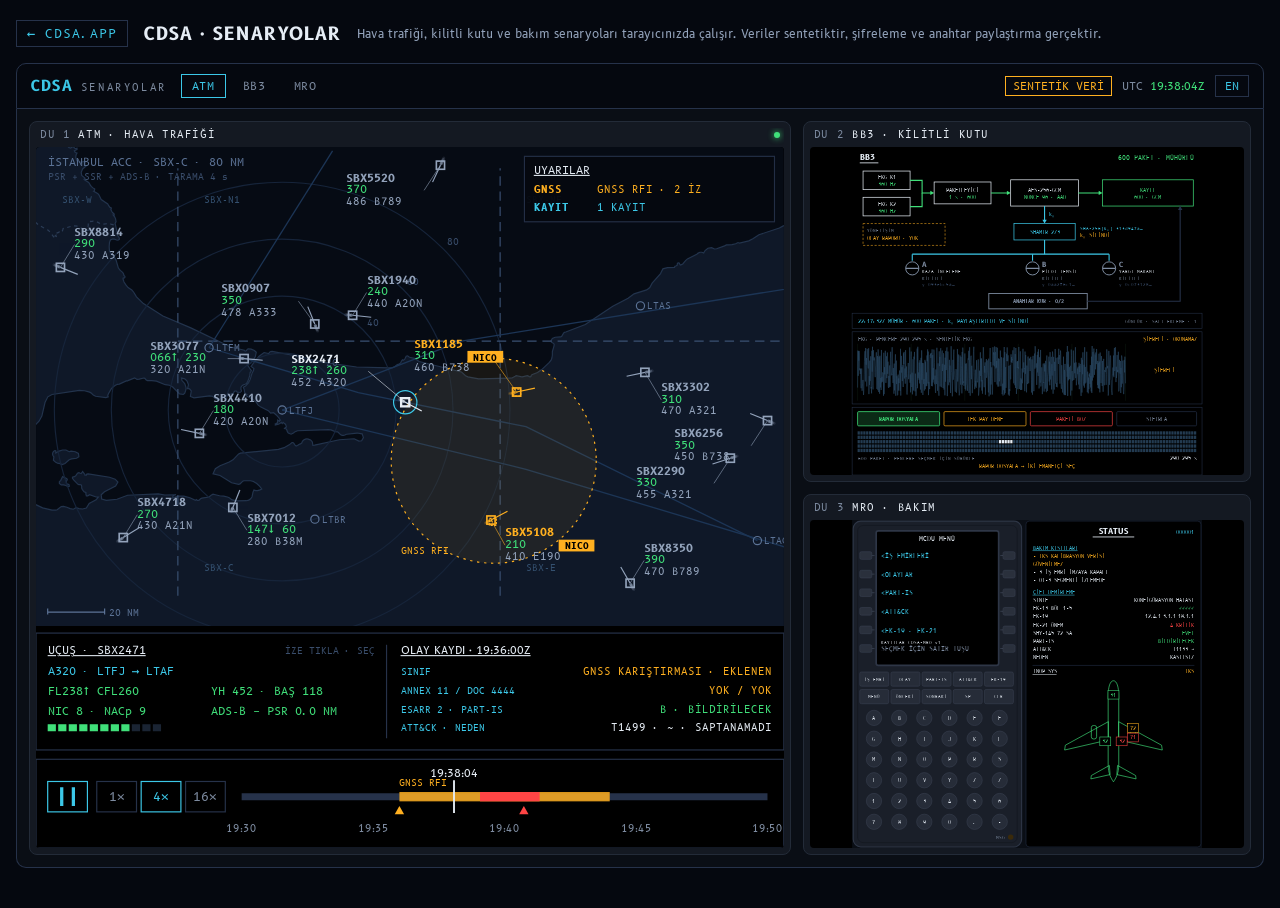
<file: sandbox/index.html>
<!doctype html>
<html lang="tr">
<head>
<meta charset="utf-8"><meta name="viewport" content="width=device-width,initial-scale=1">
<title data-kk-text="page_title">CDSA Senaryoları</title>
<meta name="description" data-kk-description content="CDSA Senaryoları: sentetik hava trafiği, kilitli kutu ve bakım senaryoları. AES-256-GCM ve Shamir 2/3 tarayıcıda gerçekten çalışır.">
<meta name="theme-color" content="#05080F">
<link rel="icon" type="image/svg+xml" href="/favicon.svg">
<link rel="stylesheet" href="karakutu.css?v=20261023d">
<style>
html,body{margin:0;background:#05080F;color:#E6EDF5}
body{font-family:'B612 TR',system-ui,sans-serif;padding:20px 16px 40px}
.top{max-width:1500px;margin:0 auto 16px;display:flex;align-items:center;gap:16px;flex-wrap:wrap}
.top a{color:#3CC8E8;text-decoration:none;font:400 12px 'B612 Mono TR',monospace;letter-spacing:.08em;border:1px solid #26324A;padding:5px 10px}
.top a:hover{border-color:#3CC8E8}
.top h1{font:700 18px 'B612 TR',system-ui,sans-serif;letter-spacing:.06em;margin:0}
.top p{flex:1 1 auto;margin:0;color:#93A3BB;font-size:12px;line-height:1.6;max-width:100%}
@media(min-width:1100px){.top{flex-wrap:nowrap}.top p{white-space:nowrap}}
.wrap{max-width:1500px;margin:0 auto}
</style>
</head>
<body>
<div class="top">
  <a href="/">← CDSA.APP</a>
  <h1 translate="no" data-kk-text="page_heading">CDSA · SENARYOLAR</h1>
  <p data-kk-text="intro">Hava trafiği, kilitli kutu ve bakım senaryoları tarayıcınızda çalışır. Veriler sentetiktir, şifreleme ve anahtar paylaştırma gerçektir.</p>
</div>
<div class="wrap"><div data-karakutu="full"></div></div>
<script src="karakutu.js?v=20261025scenarios4"></script>
</body>
</html>
</file>
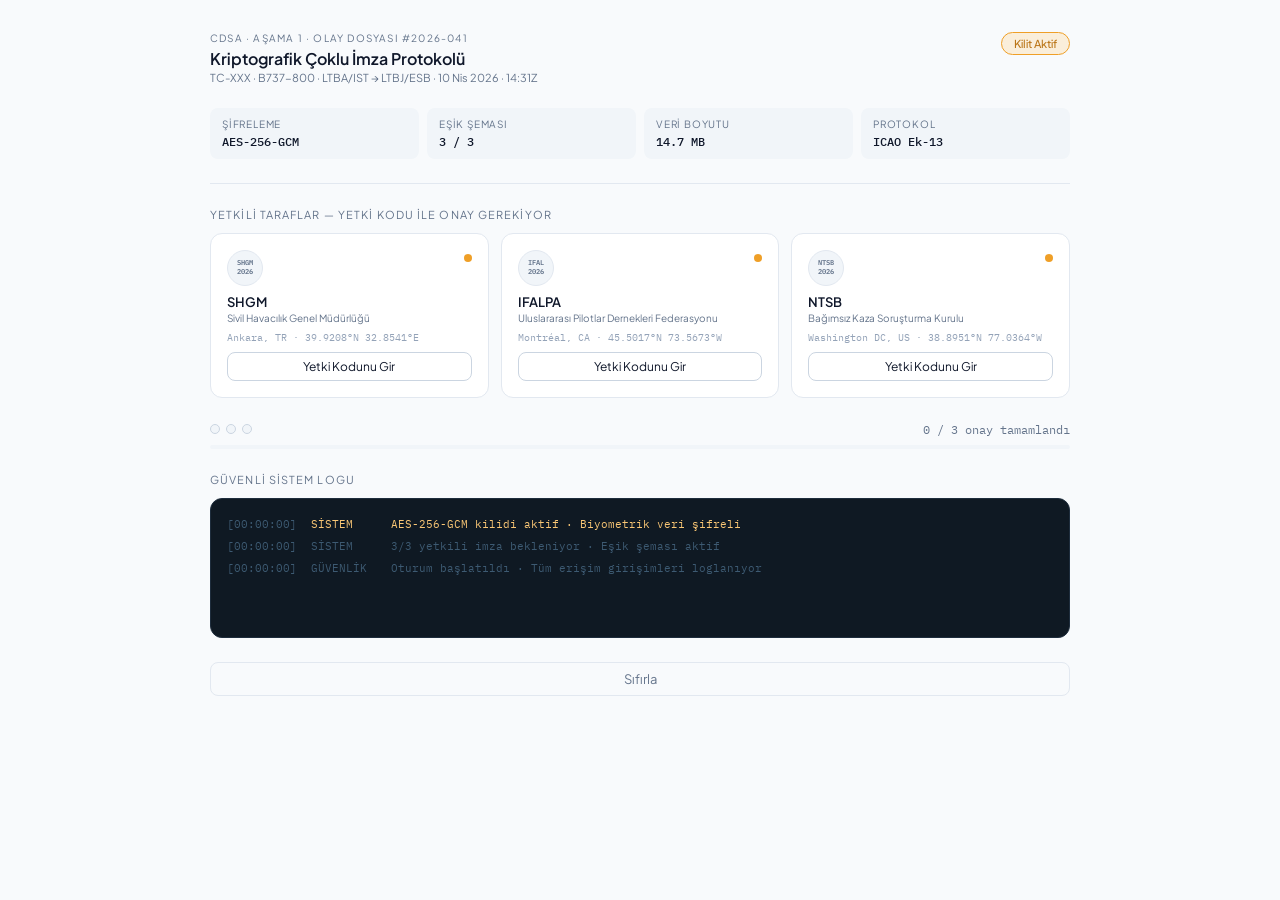
<file: cdsa-simulation.html>
<!DOCTYPE html>
<html lang="tr">
<head>
  <meta charset="UTF-8">
  <meta name="viewport" content="width=device-width, initial-scale=1.0">
  <meta http-equiv="Cache-Control" content="no-cache, no-store, must-revalidate">
  <meta http-equiv="Pragma" content="no-cache">
  <meta http-equiv="Expires" content="0">
  <title>CDSA Çoklu İmza Simülasyonu</title>
  <link href="https://fonts.googleapis.com/css2?family=Plus+Jakarta+Sans:wght@400;500;600&family=IBM+Plex+Mono:wght@400;500&display=swap" rel="stylesheet">
  <style>
    * { box-sizing: border-box; margin: 0; padding: 0; }
    body { font-family: 'Plus Jakarta Sans', sans-serif; background: #f8fafc; color: #0f172a; padding: 2rem; }
    .wrap { max-width: 860px; margin: 0 auto; }

    .header-row { display: flex; justify-content: space-between; align-items: flex-start; margin-bottom: 1.5rem; }
    .case-badge { font-size: 10px; letter-spacing: 0.12em; color: #64748b; text-transform: uppercase; margin-bottom: 4px; }
    .case-title { font-size: 16px; font-weight: 600; color: #0f172a; }
    .case-sub { font-size: 12px; color: #64748b; margin-top: 2px; }
    .status-pill { font-size: 11px; padding: 4px 12px; border-radius: 99px; background: #FAEEDA; color: #BA7517; border: 0.5px solid #EF9F27; font-weight: 500; white-space: nowrap; }
    .status-pill.unlocked { background: #E1F5EE; color: #085041; border-color: #1D9E75; }

    .info-grid { display: grid; grid-template-columns: repeat(4, minmax(0,1fr)); gap: 8px; margin-bottom: 1.5rem; }
    .info-card { background: #f1f5f9; border-radius: 8px; padding: 10px 12px; }
    .info-label { font-size: 10px; color: #64748b; letter-spacing: 0.08em; text-transform: uppercase; margin-bottom: 4px; }
    .info-value { font-size: 12px; font-weight: 500; color: #0f172a; font-family: 'IBM Plex Mono', monospace; }

    .divider { height: 0.5px; background: #e2e8f0; margin-bottom: 1.5rem; }
    .section-label { font-size: 11px; letter-spacing: 0.1em; text-transform: uppercase; color: #64748b; margin-bottom: 12px; }

    .parties-grid { display: grid; grid-template-columns: repeat(3, minmax(0,1fr)); gap: 12px; margin-bottom: 1.5rem; }

    .party-card { background: #fff; border: 0.5px solid #e2e8f0; border-radius: 12px; padding: 1rem; transition: all 0.2s; cursor: pointer; }
    .party-card:hover { border-color: #cbd5e1; }
    .party-card.approved { border: 1.5px solid #1D9E75; background: #E1F5EE; cursor: default; }
    .party-card.rejected { border: 1.5px solid #E24B4A; background: #FCEBEB; animation: shake 0.3s; }
    @keyframes shake { 0%,100%{transform:translateX(0)} 25%{transform:translateX(-5px)} 75%{transform:translateX(5px)} }

    .party-header { display: flex; justify-content: space-between; align-items: flex-start; margin-bottom: 8px; }
    .party-avatar { width: 36px; height: 36px; border-radius: 50%; display: flex; align-items: center; justify-content: center; font-size: 7px; font-weight: 600; background: #f1f5f9; color: #64748b; border: 0.5px solid #e2e8f0; font-family: 'IBM Plex Mono', monospace; text-align: center; line-height: 1.2; letter-spacing: 0; }
    .party-card.approved .party-avatar { background: #1D9E75; color: white; border-color: #1D9E75; }
    .party-status-dot { width: 8px; height: 8px; border-radius: 50%; background: #EF9F27; margin-top: 4px; }
    .party-card.approved .party-status-dot { background: #1D9E75; }
    .party-card.rejected .party-status-dot { background: #E24B4A; }

    .party-name { font-size: 13px; font-weight: 600; color: #0f172a; margin-bottom: 1px; }
    .party-role { font-size: 10px; color: #64748b; line-height: 1.4; margin-bottom: 6px; }
    .party-geo { font-size: 10px; color: #94a3b8; font-family: 'IBM Plex Mono', monospace; margin-bottom: 8px; }
    .party-card.approved .party-geo { color: #0F6E56; }

    .party-hash { font-family: 'IBM Plex Mono', monospace; font-size: 10px; color: #0F6E56; background: #9FE1CB33; padding: 4px 6px; border-radius: 4px; margin-bottom: 6px; word-break: break-all; display: none; }
    .party-card.approved .party-hash { display: block; }

    .party-ts { font-family: 'IBM Plex Mono', monospace; font-size: 10px; color: #0F6E56; margin-bottom: 8px; display: none; }
    .party-card.approved .party-ts { display: block; }

    .party-btn { width: 100%; padding: 6px; border-radius: 8px; border: 0.5px solid #cbd5e1; background: transparent; color: #0f172a; cursor: pointer; font-size: 12px; font-family: 'Plus Jakarta Sans', sans-serif; }
    .party-btn:hover { background: #f1f5f9; }
    .party-approved-label { font-size: 11px; color: #085041; font-weight: 500; text-align: center; display: none; }
    .party-card.approved .party-approved-label { display: block; }
    .party-card.approved .party-btn { display: none; }

    .progress-section { margin-bottom: 1.5rem; }
    .progress-top { display: flex; justify-content: space-between; align-items: center; margin-bottom: 8px; }
    .progress-dots { display: flex; gap: 6px; }
    .prog-dot { width: 10px; height: 10px; border-radius: 50%; background: #f1f5f9; border: 0.5px solid #cbd5e1; transition: all 0.3s; }
    .prog-dot.active { background: #1D9E75; border-color: #0F6E56; }
    .progress-count { font-size: 12px; color: #64748b; font-family: 'IBM Plex Mono', monospace; }
    .progress-bg { height: 4px; background: #f1f5f9; border-radius: 99px; overflow: hidden; }
    .progress-fill { height: 100%; border-radius: 99px; background: #1D9E75; transition: width 0.5s ease; width: 0%; }

    .log-section { margin-bottom: 1.5rem; }
    .log-box { background: #0f1923; border-radius: 12px; padding: 14px 16px; min-height: 140px; max-height: 200px; overflow-y: auto; border: 0.5px solid #1e2d3d; }
    .log-line { font-family: 'IBM Plex Mono', monospace; font-size: 11px; line-height: 2; display: flex; gap: 8px; }
    .log-ts { color: #3d5a72; min-width: 76px; }
    .log-tag { min-width: 72px; }
    .log-msg { color: #7CA9C9; }
    .log-line.ok .log-tag { color: #5DCAA5; }
    .log-line.ok .log-msg { color: #9FE1CB; }
    .log-line.warn .log-tag { color: #FAC775; }
    .log-line.warn .log-msg { color: #FAC775; }
    .log-line.err .log-tag { color: #F09595; }
    .log-line.err .log-msg { color: #F09595; }
    .log-line.dim .log-tag { color: #3d5a72; }
    .log-line.dim .log-msg { color: #3d5a72; }

    .unlock-panel { display: none; background: #0A1A12; border: 1.5px solid #1D9E75; border-radius: 12px; overflow: hidden; margin-bottom: 1.5rem; }
    .unlock-panel.show { display: block; animation: fadeIn 0.5s ease; }
    @keyframes fadeIn { from{opacity:0;transform:translateY(8px)} to{opacity:1;transform:translateY(0)} }
    .unlock-header { background: #0F2D1A; padding: 10px 16px; display: flex; justify-content: space-between; border-bottom: 0.5px solid #1D9E7566; }
    .unlock-hl { font-family: 'IBM Plex Mono', monospace; font-size: 11px; color: #5DCAA5; letter-spacing: 0.08em; }
    .unlock-hr { font-family: 'IBM Plex Mono', monospace; font-size: 10px; color: #1D9E75; }
    .unlock-cols { display: grid; grid-template-columns: 1fr 1fr; border-bottom: 0.5px solid #1D9E7522; }
    .unlock-col { padding: 14px 16px; }
    .unlock-col:first-child { border-right: 0.5px solid #1D9E7522; }
    .ucol-title { font-family: 'IBM Plex Mono', monospace; font-size: 10px; color: #5a8a73; margin-bottom: 8px; letter-spacing: 0.08em; }
    .urow { display: flex; justify-content: space-between; padding: 4px 0; border-bottom: 0.5px solid #1D9E7511; }
    .urow:last-child { border-bottom: none; }
    .ukey { font-family: 'IBM Plex Mono', monospace; font-size: 10px; color: #5a8a73; }
    .uval { font-family: 'IBM Plex Mono', monospace; font-size: 10px; color: #5DCAA5; }
    .uval.decrypt-anim { color: #FAC775; }
    .unlock-records { padding: 12px 16px; border-bottom: 0.5px solid #1D9E7522; font-family: 'IBM Plex Mono', monospace; font-size: 10px; color: #5DCAA5; line-height: 2; }
    .unlock-footer { background: #0F2D1A; padding: 8px 16px; display: flex; justify-content: space-between; font-family: 'IBM Plex Mono', monospace; font-size: 9px; color: #3d7a60; letter-spacing: 0.06em; }

    .reset-btn { width: 100%; padding: 8px; border-radius: 8px; border: 0.5px solid #e2e8f0; background: transparent; color: #64748b; cursor: pointer; font-size: 13px; font-family: 'Plus Jakarta Sans', sans-serif; }
    .reset-btn:hover { background: #f1f5f9; }

    .overlay { display: none; position: fixed; inset: 0; background: rgba(15,23,42,0.5); z-index: 100; align-items: center; justify-content: center; }
    .overlay.show { display: flex; }
    .modal { background: #fff; border-radius: 16px; padding: 1.5rem; width: 360px; border: 0.5px solid #e2e8f0; }
    .modal-title { font-size: 15px; font-weight: 600; margin-bottom: 4px; color: #0f172a; }
    .modal-sub { font-size: 12px; color: #64748b; margin-bottom: 1rem; }
    .modal-geo { font-family: 'IBM Plex Mono', monospace; font-size: 11px; color: #475569; background: #f1f5f9; padding: 10px 12px; border-radius: 8px; margin-bottom: 1rem; line-height: 1.9; white-space: pre; }
    .modal-lbl { font-size: 10px; color: #64748b; margin-bottom: 4px; letter-spacing: 0.06em; text-transform: uppercase; }
    .modal-inp { width: 100%; padding: 8px 10px; border-radius: 8px; border: 1px solid #e2e8f0; font-family: 'IBM Plex Mono', monospace; font-size: 15px; letter-spacing: 0.2em; color: #0f172a; margin-bottom: 4px; text-transform: uppercase; background: #fff; }
    .modal-inp:focus { outline: none; border-color: #2563eb; }
    .modal-hint { font-size: 10px; color: #94a3b8; font-family: 'IBM Plex Mono', monospace; margin-bottom: 1rem; }
    .modal-err { font-size: 11px; color: #A32D2D; margin-bottom: 8px; display: none; }
    .modal-btns { display: flex; gap: 8px; }
    .mbtn { flex: 1; padding: 8px; border-radius: 8px; border: 0.5px solid #e2e8f0; background: transparent; color: #64748b; cursor: pointer; font-size: 13px; font-family: 'Plus Jakarta Sans', sans-serif; }
    .mbtn.primary { background: #2563eb; color: white; border-color: #2563eb; }
    .mbtn.primary:hover { background: #1d4ed8; }
  </style>
</head>
<body>
<div class="wrap">

  <div class="header-row">
    <div>
      <div class="case-badge">CDSA · Aşama 1 · Olay Dosyası #2026-041</div>
      <div class="case-title">Kriptografik Çoklu İmza Protokolü</div>
      <div class="case-sub" style="font-size:11px;">TC-XXX · B737-800 · LTBA/IST → LTBJ/ESB · 10 Nis 2026 · 14:31Z</div>
    </div>
    <div class="status-pill" id="status-pill">Kilit Aktif</div>
  </div>

  <div class="info-grid">
    <div class="info-card"><div class="info-label">Şifreleme</div><div class="info-value">AES-256-GCM</div></div>
    <div class="info-card"><div class="info-label">Eşik Şeması</div><div class="info-value">3 / 3</div></div>
    <div class="info-card"><div class="info-label">Veri Boyutu</div><div class="info-value">14.7 MB</div></div>
    <div class="info-card"><div class="info-label">Protokol</div><div class="info-value">ICAO Ek-13</div></div>
  </div>

  <div class="divider"></div>
  <div class="section-label">Yetkili Taraflar — Yetki Kodu ile Onay Gerekiyor</div>

  <div class="parties-grid">
    <div class="party-card" id="card-0" onclick="openModal(0)">
      <div class="party-header">
        <div class="party-avatar" id="av-0">SHGM<br>2026</div>
        <div class="party-status-dot"></div>
      </div>
      <div class="party-name">SHGM</div>
      <div class="party-role">Sivil Havacılık Genel Müdürlüğü</div>
      <div class="party-geo">Ankara, TR · 39.9208°N 32.8541°E</div>
      <div class="party-hash" id="hash-0"></div>
      <div class="party-ts" id="ts-0"></div>
      <button class="party-btn">Yetki Kodunu Gir</button>
      <div class="party-approved-label">✓ İmza Doğrulandı</div>
    </div>
    <div class="party-card" id="card-1" onclick="openModal(1)">
      <div class="party-header">
        <div class="party-avatar" id="av-1">IFAL<br>2026</div>
        <div class="party-status-dot"></div>
      </div>
      <div class="party-name">IFALPA</div>
      <div class="party-role">Uluslararası Pilotlar Dernekleri Federasyonu</div>
      <div class="party-geo">Montréal, CA · 45.5017°N 73.5673°W</div>
      <div class="party-hash" id="hash-1"></div>
      <div class="party-ts" id="ts-1"></div>
      <button class="party-btn">Yetki Kodunu Gir</button>
      <div class="party-approved-label">✓ İmza Doğrulandı</div>
    </div>
    <div class="party-card" id="card-2" onclick="openModal(2)">
      <div class="party-header">
        <div class="party-avatar" id="av-2">NTSB<br>2026</div>
        <div class="party-status-dot"></div>
      </div>
      <div class="party-name">NTSB</div>
      <div class="party-role">Bağımsız Kaza Soruşturma Kurulu</div>
      <div class="party-geo">Washington DC, US · 38.8951°N 77.0364°W</div>
      <div class="party-hash" id="hash-2"></div>
      <div class="party-ts" id="ts-2"></div>
      <button class="party-btn">Yetki Kodunu Gir</button>
      <div class="party-approved-label">✓ İmza Doğrulandı</div>
    </div>
  </div>

  <div class="progress-section">
    <div class="progress-top">
      <div class="progress-dots">
        <div class="prog-dot" id="pd-0"></div>
        <div class="prog-dot" id="pd-1"></div>
        <div class="prog-dot" id="pd-2"></div>
      </div>
      <div class="progress-count" id="prog-count">0 / 3 onay tamamlandı</div>
    </div>
    <div class="progress-bg"><div class="progress-fill" id="prog-fill"></div></div>
  </div>

  <div class="log-section">
    <div class="section-label">Güvenli Sistem Logu</div>
    <div class="log-box" id="log-box"></div>
  </div>

  <div class="unlock-panel" id="unlock-panel">
    <div class="unlock-header">
      <div class="unlock-hl">▶ ERİŞİM AÇILDI · CDSA PROTOKOLÜ · 3/3 ONAY</div>
      <div class="unlock-hr" id="unlock-time"></div>
    </div>
    <div class="unlock-cols">
      <div class="unlock-col">
        <div class="ucol-title">DOSYA BİLGİSİ</div>
        <div class="urow"><div class="ukey">DOSYA</div><div class="uval">TC-XXX_bio_2026-04-10.enc</div></div>
        <div class="urow"><div class="ukey">BOYUT</div><div class="uval">14.7 MB · 1,847 kayıt</div></div>
        <div class="urow"><div class="ukey">ŞİFRE ÇÖZÜCü</div><div class="uval blink" id="decrypt-key">Hesaplanıyor...</div></div>
        <div class="urow"><div class="ukey">CHECKSUM</div><div class="uval">md5:3f9a...c72b ✓</div></div>
      </div>
      <div class="unlock-col">
        <div class="ucol-title">TANISSAL VERİ</div>
        <div class="urow"><div class="ukey">HRV ORT.</div><div class="uval">42 ms · −8% baseline</div></div>
        <div class="urow"><div class="ukey">SpO₂ MİN.</div><div class="uval">%91 · 14:32Z descent</div></div>
        <div class="urow"><div class="ukey">STRES İND.</div><div class="uval">81/100 · Approach faz</div></div>
        <div class="urow"><div class="ukey">BULGU</div><div class="uval">Sinsi hipoksi tespit edildi</div></div>
      </div>
    </div>
    <div class="unlock-records" id="approval-records"></div>
    <div class="unlock-footer">
      <span>■ GDPR MD.25 UYUMLU · ADİL KÜLTÜR GÜVENCE AKTİF</span>
      <span>ICAO EK-13 REF · ERİŞİM LOGU OLUŞTURULDU</span>
    </div>
  </div>

  <button class="reset-btn" onclick="reset()">Sıfırla</button>
</div>

<div class="overlay" id="overlay">
  <div class="modal">
    <div class="modal-title" id="modal-title"></div>
    <div class="modal-sub">Biyometrik veriye erişim onayı için kurumsal yetki kodunuzu girin.</div>
    <div class="modal-geo" id="modal-geo"></div>
    <div class="modal-lbl">Yetki Kodu</div>
    <input type="text" class="modal-inp" id="modal-inp" maxlength="9" placeholder="XXXX-XXXX" oninput="fmt(this)" onkeydown="handleKey(event)">
    <div class="modal-hint" id="modal-hint"></div>
    <div class="modal-err" id="modal-err">Geçersiz yetki kodu. Lütfen tekrar deneyin.</div>
    <div class="modal-btns">
      <button class="mbtn" onclick="closeModal()">İptal</button>
      <button class="mbtn primary" onclick="submitCode()">Doğrula ve İmzala</button>
    </div>
  </div>
</div>

<script>
  const approved = [false,false,false];
  const hashes = ['a3f9c2d1e8b74f6a9c3d','c71e4a2b9d8f3e5c7a1b','f2b8e1d4c9a7f3b2d6e9'];
  const codes = ['SHGM2026','IFAL2026','NTSB2026'];
  const names = ['SHGM','IFALPA','NTSB'];
  const hints = ['İpucu: SHGM-XXXX','İpucu: IFAL-XXXX','İpucu: NTSB-XXXX'];
  const geoTexts = [
    'Kurum : SHGM Genel Müdürlüğü\nKonum : Ankara, Türkiye\nKoord : 39.9208°N, 32.8541°E\nİP Adr: 193.140.xxx.xxx [TR-GOV]\nOturum: #SHG-20260410-0931',
    'Kurum : IFALPA Headquarters\nKonum : Montréal, Kanada\nKoord : 45.5017°N, 73.5673°W\nİP Adr: 142.44.xxx.xxx [CA-ORG]\nOturum: #IFA-20260410-0931',
    'Kurum : NTSB Washington HQ\nKonum : Washington DC, ABD\nKoord : 38.8951°N, 77.0364°W\nİP Adr: 74.125.xxx.xxx [US-GOV]\nOturum: #NTS-20260410-0931'
  ];
  const locs = ['Ankara,TR','Montréal,CA','Washington,US'];
  const approvalRecs = [];
  let active = -1;
  let t0 = Date.now();

  function ts() {
    const e = Math.floor((Date.now()-t0)/1000);
    return String(Math.floor(e/3600)).padStart(2,'0')+':'+String(Math.floor((e%3600)/60)).padStart(2,'0')+':'+String(e%60).padStart(2,'0');
  }
  function utc() { return new Date().toISOString().replace('T',' ').slice(0,19)+'Z'; }

  function addLog(tag,msg,cls) {
    const box = document.getElementById('log-box');
    const el = document.createElement('div');
    el.className='log-line'+(cls?' '+cls:'');
    el.innerHTML='<span class="log-ts">['+ts()+']</span><span class="log-tag">'+tag+'</span><span class="log-msg">'+msg+'</span>';
    box.appendChild(el);
    box.scrollTop=box.scrollHeight;
  }

  function openModal(i) {
    if(approved[i]) return;
    active=i;
    document.getElementById('modal-title').textContent=names[i]+' · Yetki Doğrulama';
    document.getElementById('modal-geo').textContent=geoTexts[i];
    document.getElementById('modal-hint').textContent=hints[i];
    document.getElementById('modal-inp').value='';
    document.getElementById('modal-err').style.display='none';
    document.getElementById('overlay').classList.add('show');
    setTimeout(()=>document.getElementById('modal-inp').focus(),100);
    addLog(names[i],'Yetki doğrulama penceresi açıldı · '+locs[i],'warn');
  }

  function closeModal() {
    document.getElementById('overlay').classList.remove('show');
    active=-1;
  }

  function fmt(el) {
    let v=el.value.replace(/[^a-zA-Z0-9]/g,'').toUpperCase();
    if(v.length>4) v=v.slice(0,4)+'-'+v.slice(4,8);
    el.value=v;
  }

  function handleKey(e) {
    if(e.key==='Enter') submitCode();
    if(e.key==='Escape') closeModal();
  }

  function submitCode() {
    const i=active; if(i<0) return;
    const inp=document.getElementById('modal-inp').value.replace('-','').toUpperCase();
    if(inp!==codes[i]) {
      document.getElementById('modal-err').style.display='block';
      document.getElementById('card-'+i).classList.add('rejected');
      addLog(names[i],'HATA · Geçersiz yetki kodu · Erişim reddedildi','err');
      setTimeout(()=>document.getElementById('card-'+i).classList.remove('rejected'),600);
      return;
    }
    closeModal();
    doApprove(i);
  }

  function doApprove(i) {
    approved[i]=true;
    const t=ts(), u=utc();
    document.getElementById('card-'+i).classList.add('approved');
    document.getElementById('hash-'+i).textContent='SHA-256: '+hashes[i];
    document.getElementById('ts-'+i).textContent='⏱ '+u+' · '+locs[i];
    const count=approved.filter(Boolean).length;
    document.getElementById('pd-'+(count-1)).classList.add('active');
    document.getElementById('prog-fill').style.width=Math.round((count/3)*100)+'%';
    document.getElementById('prog-count').textContent=count+' / 3 onay tamamlandı';
    addLog(names[i],'Yetki kodu doğrulandı · Kriptografik imza oluşturuluyor','ok');
    addLog(names[i],'SHA-256: '+hashes[i],'ok');
    addLog(names[i],'Konum: '+locs[i]+' · Zaman: '+u,'ok');
    approvalRecs.push('✓ '+names[i]+' · SHA-256:'+hashes[i].slice(0,12)+'... · '+u+' · '+locs[i]);
    if(count===3) {
      setTimeout(()=>{
        addLog('SİSTEM','3/3 eşiği aşıldı · Shamir anahtar birleştirme başlatıldı','warn');
        setTimeout(()=>{
          addLog('SİSTEM','AES-256-GCM deşifre tamamlandı · 14.7 MB / 1847 kayıt açıldı','ok');
          addLog('SİSTEM','Tanısal bulgular erişime hazır · Sinsi hipoksi tespit edildi','ok');
          addLog('GDPR','MD.25 uyumlu erişim logu oluşturuldu · ICAO EK-13 referanslandı','ok');
          addLog('GÜVENLİK','Adil Kültür güvencesi aktif · Veri salt soruşturma amaçlı','ok');
          document.getElementById('status-pill').textContent='Kilit Açıldı';
          document.getElementById('status-pill').classList.add('unlocked');
          document.getElementById('unlock-time').textContent=utc();
          document.getElementById('approval-records').innerHTML=approvalRecs.join('<br>');
          document.getElementById('unlock-panel').classList.add('show');
          animateDecrypt('decrypt-key', hashes[0].slice(0,8)+'...'+hashes[2].slice(-4));
        },1000);
      },500);
    }
  }

  function animateDecrypt(id, finalText) {
    const chars = '0123456789ABCDEFabcdef!@#$%^&*';
    const el = document.getElementById(id);
    el.classList.add('decrypt-anim');
    let iteration = 0;
    const total = 20;
    const interval = setInterval(() => {
      el.textContent = finalText.split('').map((char, i) => {
        if (i < Math.floor(iteration / total * finalText.length)) return char;
        return chars[Math.floor(Math.random() * chars.length)];
      }).join('');
      iteration++;
      if (iteration >= total) {
        clearInterval(interval);
        el.textContent = finalText;
        el.classList.remove('decrypt-anim');
        el.style.color = '#5DCAA5';
      }
    }, 60);
  }

  function reset() {
    for(let i=0;i<3;i++){
      approved[i]=false;
      const c=document.getElementById('card-'+i);
      c.className='party-card';
      document.getElementById('hash-'+i).style.display='none';
      document.getElementById('ts-'+i).style.display='none';
      document.getElementById('pd-'+i).classList.remove('active');
    }
    document.getElementById('prog-fill').style.width='0%';
    document.getElementById('prog-count').textContent='0 / 3 onay tamamlandı';
    document.getElementById('status-pill').textContent='Kilit Aktif';
    document.getElementById('status-pill').classList.remove('unlocked');
    document.getElementById('unlock-panel').classList.remove('show');
    document.getElementById('decrypt-key').textContent='Hesaplanıyor...';
    document.getElementById('approval-records').innerHTML='';
    approvalRecs.length=0;
    t0=Date.now();
    document.getElementById('log-box').innerHTML='';
    addLog('SİSTEM','AES-256-GCM kilidi aktif · Biyometrik veri şifreli','warn');
    addLog('SİSTEM','3/3 yetkili imza bekleniyor · Eşik şeması aktif','dim');
    addLog('GÜVENLİK','Oturum başlatıldı · Tüm erişim girişimleri loglanıyor','dim');
  }

  reset();
</script>
</body>
</html>
</file>
<file: assets/pillar.css>
/* CDSA pillar result pages — shared styles (matches index.html theme) */
:root {
  --bg: #f8fafc; --surface: #ffffff; --surface2: #f1f5f9;
  --accent: #2563eb; --accent2: #0891b2;
  --text: #0f172a; --text-muted: #64748b; --border: rgba(0,0,0,0.08);
}
* { margin: 0; padding: 0; box-sizing: border-box; }
html { scroll-behavior: smooth; }
body { font-family: 'Plus Jakarta Sans', sans-serif; background: var(--bg); color: var(--text); overflow-x: hidden; }
nav { position: fixed; top: 16px; left: 50%; transform: translateX(-50%); z-index: 100; padding: 0.6rem 1.5rem; display: flex; justify-content: space-between; align-items: center; background: rgba(255,255,255,0.95); backdrop-filter: blur(12px); border: 1px solid var(--border); border-radius: 16px; box-shadow: 0 4px 24px rgba(0,0,0,0.08); width: calc(100% - 160px); max-width: 900px; }
.nav-home { display: flex; align-items: center; gap: 0.6rem; text-decoration: none; color: var(--text); font-family: 'Syne', sans-serif; font-weight: 700; }
.lang-btn { background: var(--surface2); border: 1px solid var(--border); color: var(--text); padding: 0.4rem 1rem; border-radius: 16px; cursor: pointer; font-size: 0.85rem; transition: all 0.2s; }
.lang-btn:hover { background: var(--accent); border-color: var(--accent); color: #fff; }
.page-head { padding: 2.5rem 2rem 1.5rem; max-width: 1100px; margin: 0 auto; }
.section-label { font-size: 0.85rem; letter-spacing: 0.2em; color: var(--accent); text-transform: uppercase; margin-bottom: 1rem; }
.page-head h1 { font-family: 'Syne', sans-serif; font-size: clamp(1.5rem, 3vw, 2.4rem); font-weight: 700; line-height: 1.2; margin-bottom: 1.2rem; }
.pillar-title, .pillar-subtitle { display: block; }
.pillar-subtitle { margin-top: .45rem; font-family: 'Plus Jakarta Sans', sans-serif; font-size: clamp(.85rem, 3vw, 1.5rem); font-weight: 500; line-height: 1.5; text-wrap: balance; }
.badge-line { display: flex; gap: 0.8rem; flex-wrap: wrap; align-items: center; }
.precomp-badge { display: inline-flex; align-items: center; gap: 0.5rem; background: rgba(8,145,178,0.08); border: 1px solid rgba(8,145,178,0.3); padding: 0.4rem 1rem; border-radius: 16px; font-size: 0.8rem; color: var(--accent2); }
.meta-tag { background: var(--surface2); border: 1px solid var(--border); padding: 0.4rem 1rem; border-radius: 16px; font-size: 0.8rem; color: var(--text-muted); }
main { max-width: 1100px; margin: 0 auto; padding: 0 2rem 4rem; }
section { padding: 2.5rem 0; }
h2 { font-family: 'Syne', sans-serif; font-size: 1.3rem; font-weight: 700; margin-bottom: 1.2rem; }
.card { background: var(--surface); border: 1px solid var(--border); border-radius: 16px; padding: 1.8rem; }
.chips { display: flex; gap: 1rem; flex-wrap: wrap; }
.chip { background: var(--surface); border: 1px solid var(--border); border-radius: 16px; padding: 1rem 1.4rem; min-width: 150px; }
.chip .v { font-family: 'Syne', sans-serif; font-size: 1.6rem; font-weight: 800; color: var(--accent); }
.chip .k { font-size: 0.75rem; color: var(--text-muted); margin-top: 0.3rem; line-height: 1.4; }
table.cfg { width: 100%; border-collapse: collapse; font-size: 0.9rem; }
table.cfg th, table.cfg td { padding: 0.7rem 0.9rem; text-align: right; border-bottom: 1px solid var(--border); }
table.cfg th:first-child, table.cfg td:first-child { text-align: left; }
table.cfg th { font-size: 0.75rem; letter-spacing: 0.08em; text-transform: uppercase; color: var(--text-muted); }
table.cfg tr.hl td { background: rgba(37,99,235,0.05); font-weight: 600; }
.note-box { margin-top: 1.2rem; background: rgba(234,179,8,0.07); border: 1px solid rgba(234,179,8,0.35); border-radius: 12px; padding: 1rem 1.3rem; font-size: 0.88rem; color: #713f12; line-height: 1.7; }
.xai-action { margin-bottom: 1.4rem; }
.xai-action .name { font-family: monospace; font-size: 0.85rem; margin-bottom: 0.5rem; color: var(--text); }
.stackbar { display: flex; height: 28px; border-radius: 8px; overflow: hidden; border: 1px solid var(--border); }
.stackbar div { display: flex; align-items: center; justify-content: center; font-size: 0.7rem; color: #fff; white-space: nowrap; overflow: hidden; }
.legend { display: flex; gap: 1.2rem; flex-wrap: wrap; margin-bottom: 1.2rem; font-size: 0.8rem; color: var(--text-muted); }
.legend span::before { content: ''; display: inline-block; width: 10px; height: 10px; border-radius: 3px; margin-right: 6px; background: var(--c); }
.cf-flow { display: flex; gap: 0.8rem; align-items: center; flex-wrap: wrap; font-family: monospace; font-size: 0.9rem; }
.cf-flow .tag { background: var(--surface2); border: 1px solid var(--border); border-radius: 10px; padding: 0.5rem 0.9rem; }
.cf-flow .removed { background: rgba(219,39,119,0.08); border-color: rgba(219,39,119,0.4); color: #be185d; text-decoration: line-through; }
.cf-flow .result { background: rgba(37,99,235,0.08); border-color: rgba(37,99,235,0.4); color: var(--accent); font-weight: 700; }
.dec-nav { display: flex; align-items: center; gap: 1rem; margin-bottom: 1.2rem; }
.dec-nav button { background: var(--surface2); border: 1px solid var(--border); border-radius: 12px; padding: 0.5rem 1.1rem; cursor: pointer; font-size: 1rem; color: var(--text); }
.dec-nav button:hover { border-color: var(--accent); color: var(--accent); }
.dec-grid { display: grid; grid-template-columns: 1fr 1fr; gap: 1.5rem; }
@media (max-width: 768px) { .dec-grid { grid-template-columns: 1fr; } }
.kv { display: flex; justify-content: space-between; padding: 0.45rem 0; border-bottom: 1px dashed var(--border); font-size: 0.88rem; }
.kv .k { color: var(--text-muted); }
.kv .v { font-family: monospace; }
.distbar { margin-bottom: 0.55rem; }
.distbar .lbl { display: flex; justify-content: space-between; font-family: monospace; font-size: 0.75rem; margin-bottom: 3px; color: var(--text-muted); }
.distbar .track { height: 10px; background: var(--surface2); border-radius: 6px; overflow: hidden; }
.distbar .fill { height: 100%; background: linear-gradient(90deg, var(--accent), var(--accent2)); border-radius: 6px; }
.statevec { display: flex; flex-wrap: wrap; gap: 6px; margin-top: 0.6rem; }
.statevec span { font-family: monospace; font-size: 0.72rem; background: var(--surface2); border: 1px solid var(--border); border-radius: 6px; padding: 2px 7px; color: var(--text-muted); }
footer { padding: 3rem 2rem; border-top: 1px solid var(--border); text-align: center; color: var(--text-muted); font-size: 0.85rem; }
footer a { color: var(--accent); text-decoration: none; }
.micro-footer { padding: 1.5rem 1rem 1.2rem; font-size: 0.75rem; line-height: 1.8; }
.micro-footer a:hover { text-decoration: underline; }
.err-box { background: rgba(220,38,38,0.06); border: 1px solid rgba(220,38,38,0.3); border-radius: 12px; padding: 1.2rem; color: #991b1b; font-size: 0.9rem; }

/* ── FAZ B — robustness / confusion / dynamic reward ── */
.lang-chip { font-family: monospace; font-size: 0.75rem; font-weight: 700; letter-spacing: 1px; padding: 0.35rem 0.9rem; border-radius: 16px; cursor: pointer; background: #1e293b; border: 1px solid #334155; color: #f1f5f9; }
.lang-chip:hover { background: #0f172a; border-color: #0f172a; color: #f1f5f9; }
.fazb-band { margin: 0 0 1.4rem; background: rgba(234,179,8,0.07); border: 1px solid rgba(234,179,8,0.35); border-left: 4px solid #d97706; border-radius: 12px; padding: 1rem 1.3rem; font-size: 0.9rem; color: #713f12; line-height: 1.75; }
.fazb-band.positive { background: rgba(8,145,178,0.06); border-color: rgba(8,145,178,0.3); border-left-color: var(--accent2); color: #155e75; }
.fazb-controls { display: flex; align-items: center; gap: 0.7rem; flex-wrap: wrap; margin-bottom: 1rem; }
.fazb-controls label { font-size: 0.8rem; color: var(--text-muted); }
.fazb-controls select { font-family: monospace; font-size: 0.82rem; color: var(--text); background: var(--surface2); border: 1px solid var(--border); border-radius: 8px; padding: 0.4rem 0.7rem; outline: none; cursor: pointer; }
.fazb-controls select:focus { border-color: var(--accent); }
.heat-wrap { overflow-x: auto; }
table.heat { border-collapse: collapse; margin: 0 auto; font-family: monospace; }
table.heat th { font-size: 0.62rem; font-weight: 500; color: var(--text-muted); padding: 4px 5px; max-width: 76px; overflow: hidden; text-overflow: ellipsis; white-space: nowrap; }
table.heat th.rowh { text-align: right; }
table.heat td { width: 52px; height: 40px; text-align: center; font-size: 0.75rem; border: 1px solid var(--surface); border-radius: 4px; }
.heat-note { margin-top: 0.8rem; font-size: 0.78rem; color: var(--text-muted); }
table.dyncmp { width: 100%; border-collapse: collapse; font-size: 0.9rem; }
table.dyncmp th, table.dyncmp td { padding: 0.6rem 0.9rem; text-align: right; border-bottom: 1px solid var(--border); }
table.dyncmp th:first-child, table.dyncmp td:first-child { text-align: left; }
table.dyncmp th { font-size: 0.72rem; letter-spacing: 0.08em; text-transform: uppercase; color: var(--text-muted); }
.dyn-verdict { margin-top: 1rem; font-size: 0.88rem; font-weight: 600; color: #713f12; background: rgba(234,179,8,0.07); border: 1px solid rgba(234,179,8,0.35); border-radius: 10px; padding: 0.7rem 1rem; }
.fazb-method { margin-top: 1.4rem; font-size: 0.78rem; color: var(--text-muted); line-height: 1.7; }
.fazb-method a { color: var(--accent); text-decoration: none; }
</file>
<file: assets/pastel.css>
/* Reversible presentation layer, aligned with LIMULUS. Cockpit and chart semantics stay local. */
:root {
  --pearl:#e6e5e1; --orange:#cfe5f2; --sage:#b8b6b0; --coral:#abcbdc;
  --bg:#f3f8fc; --surface:#fff; --surface2:#edf4fa;
  --text:#0f172a; --text-muted:#596b82; --border:#d6e3ed;
  --sage-ink:#555a60; --pastel-ink:#263746;
}
body { -webkit-font-smoothing:antialiased; }
button,a,select,input,summary { -webkit-tap-highlight-color:transparent; }
:focus-visible { outline:3px solid #2563eb; outline-offset:4px; }
.cdsa-home nav {
  top:20px; width:calc(100% - 64px); max-width:1240px; min-height:72px;
  padding:10px 20px; gap:16px; box-shadow:0 8px 35px #233d6010;
}
.cdsa-home nav::after {
  content:''; position:absolute; left:20px; right:20px; bottom:0; height:3px;
  background:linear-gradient(90deg,var(--pearl) 0 25%,var(--orange) 25% 50%,var(--sage) 50% 75%,var(--coral) 75%);
  border-radius:3px; pointer-events:none;
}
.cdsa-home nav > a { flex-shrink:0; }
.cdsa-home nav > a img { width:48px; height:48px; }
.cdsa-home .nav-links { gap:18px; align-items:center; margin:0 12px; }
.cdsa-home .nav-links a { display:inline-flex; align-items:center; min-height:44px; font-size:16px; font-weight:500; white-space:nowrap; color:#5a6d85; }
.cdsa-home .nav-links a:hover { color:#2563eb; }
.cdsa-home .lang-btn,.cdsa-home .nav-toggle { min-width:44px; min-height:44px; border-radius:10px; flex-shrink:0; font-family:inherit; }
.cdsa-home .lang-btn { padding:8px 12px; min-width:48px; font-size:12px; }
.cdsa-home .lang-btn:hover { background:#e8eaeb; border-color:#b5bdc3; color:var(--pastel-ink); }
.cdsa-home .hero { min-height:0; padding:170px 32px 100px; }
.cdsa-home .hero-bg {
  background:radial-gradient(ellipse 65% 65% at 30% 30%,#b9d8ec33,transparent 75%),radial-gradient(ellipse 50% 65% at 85% 80%,#d9eaf533,transparent 75%);
}
.cdsa-home .hero-content { max-width:1000px; }
.cdsa-home .hero h1 { font-size:clamp(32px,3.1vw,46px); line-height:1.16; letter-spacing:-.035em; }
.cdsa-home .hero-acronym { background:none; -webkit-text-fill-color:currentColor; color:var(--sage-ink); }
.cdsa-home .hero-sub { margin:0 auto 30px; font-size:16px; line-height:1.9; }
.cdsa-home .hero-meta { gap:8px; }
.cdsa-home .hero-meta .meta-tag { background:var(--pearl); border-color:#17233312; color:var(--pastel-ink); padding:9px 13px; font-size:11px; border-radius:9px; }
.cdsa-home .hero-meta .meta-tag:nth-child(2) { background:var(--pearl); }
.cdsa-home .hero-meta .meta-tag:nth-child(3) { background:var(--pearl); }
.cdsa-home .hero-meta .meta-tag:nth-child(4) { background:var(--pearl); }
.cdsa-home .hero-meta .meta-tag:nth-child(5) { background:var(--pearl); }
.cdsa-home .kk-cta {
  background:#bdd9e9; border-color:#9fbfd1; color:var(--pastel-ink); min-height:48px;
  justify-content:center; border-radius:10px; padding:13px 22px; box-shadow:0 5px 14px #38556a16;
  font-family:'Plus Jakarta Sans',sans-serif; font-size:13px; font-weight:600; letter-spacing:.02em;
}
.cdsa-home .kk-cta:hover { background:#abcbdc; border-color:#8eb2c7; }
.cdsa-home > section { max-width:1240px; padding:80px 32px; }
.cdsa-home .section-label { font-size:11px; font-weight:600; letter-spacing:.14em; }
.cdsa-home .abstract-box { box-shadow:0 5px 20px #233d6005; }
.cdsa-home #ozet .abstract-box { border-top:3px solid var(--sage); }
.cdsa-home .section-card,.cdsa-home .arch-card,.cdsa-home .app-card { min-width:0; }
.cdsa-home .section-card:hover,.cdsa-home .app-card:hover { border-color:#b5bdc3; }
.cdsa-home .section-num { font-family:'Plus Jakarta Sans',sans-serif; font-size:15px; font-weight:700; letter-spacing:.06em; color:var(--pastel-ink); display:inline-flex; padding:10px 14px; border-radius:9px; background:var(--sage); margin-bottom:22px; }
.cdsa-home .section-card:nth-child(2) .section-num { background:var(--orange); }
.cdsa-home .section-card:nth-child(3) .section-num { background:var(--coral); }
.cdsa-home .section-card:nth-child(4) .section-num { background:var(--pearl); }
.cdsa-home #sutunlar .arch-card:nth-child(1),.cdsa-home #mimari .arch-card:nth-child(1) { border-top:4px solid var(--sage); }
.cdsa-home #sutunlar .arch-card:nth-child(2),.cdsa-home #mimari .arch-card:nth-child(2) { border-top:4px solid var(--orange); }
.cdsa-home #sutunlar .arch-card:nth-child(3) { border-top:4px solid var(--coral); }
.cdsa-home #sutunlar .arch-card:nth-child(4) { border-top:4px solid var(--pearl); }
.cdsa-home .arch-card h3 { color:var(--sage-ink); }
.cdsa-home .sim-label { background:#f0f6fb; font-size:10px; }
.cdsa-home .sim-link a { background:#cfe5f2; border-color:#abcbdc; color:#38556a; min-height:44px; border-radius:10px; }
.cdsa-home .sim-link a:hover { background:#bdd9e9; }
.cdsa-home .step-num { background:#e8eaeb; border-color:#c6cdd2; color:#3f5363; }
.cdsa-home #mimari .arch-card:nth-child(2) .step-num { background:#e1eff7; border-color:#bfd7e6; color:#38556a; }
.cdsa-home .apps-section { background:#eef5fa; padding:80px 32px; }
.cdsa-home .apps-inner { max-width:1176px; }
.cdsa-home .apps-grid { grid-template-columns:repeat(auto-fit,minmax(min(300px,100%),1fr)); }
.cdsa-home .app-card { background:white; }
.cdsa-home .app-header { gap:12px; background:#f9fcfe; }
.cdsa-home .app-tag { flex-shrink:0; background:#e8eaeb; border-color:#c6cdd2; color:#3f5363; }
.cdsa-home .app-card:nth-child(2) .app-tag { background:#e1eff7; border-color:#bfd7e6; color:#38556a; }
.cdsa-home .app-card:nth-child(3) .app-tag { background:#e6edf1; border-color:#c4d1db; color:#465f72; }
.cdsa-home .app-card > div:last-child > a { background:#bdd9e9!important; border-color:#9fbfd1!important; color:var(--pastel-ink)!important; min-height:44px; border-radius:10px!important; }
.cdsa-home .app-card > div:last-child > a:hover { background:#abcbdc!important; border-color:#8eb2c7!important; }
.cdsa-home #program .abstract-box { border-top:3px solid var(--orange); }
.cdsa-home #sonuc .abstract-box { border-top:3px solid var(--coral); }
.cdsa-home #kaynakca { background:#edf4fa; border-radius:18px; margin-top:32px; margin-bottom:70px; }
.cdsa-home .repo-card { background:#bdd9e9; border-color:#9fbfd1; min-height:58px; }
.cdsa-home .repo-card .repo-name,.cdsa-home .repo-card .gh-icon { color:var(--pastel-ink); }
.cdsa-home .repo-grid { display:grid; grid-template-columns:repeat(3,minmax(0,1fr)); gap:10px; scroll-margin-top:110px; }
.cdsa-home .repo-card:hover { background:#abcbdc; border-color:#8eb2c7; }
.cdsa-home footer { line-height:1.9; }
.cdsa-home .contact-fab { background:var(--sage); color:var(--pastel-ink); box-shadow:0 6px 20px #555a6025; }
.cdsa-home .contact-fab:hover { background:#cbc9c3; }
.cdsa-home .contact-send { background:#e8eaeb; border-color:#c6cdd2; color:#3f5363; min-height:44px; }
.cdsa-home .kk-mods button,.cdsa-home .kk-full { min-height:44px; display:inline-flex; justify-content:center; align-items:center; }
.cdsa-home .kk-band { border-top:4px solid var(--sage); }
.cdsa-pillar .page-head { border-top:4px solid var(--sage); margin-top:28px; padding-top:28px; }
.cdsa-pillar .page-head .section-label { color:var(--sage-ink); }
.cdsa-pillar .precomp-badge { background:#e8eaeb; border-color:#c6cdd2; color:#3f5363; }
.cdsa-pillar .meta-tag { background:#f0f6fb; }
.cdsa-pillar .badge-line { gap:8px; }
.cdsa-pillar .lang-chip { min-width:44px; min-height:44px; border-radius:10px; }
.cdsa-pillar .dec-nav button,.cdsa-pillar .fazb-controls select { min-height:44px; }
.cdsa-pillar .btn-row a { min-height:44px; align-items:center; background:#e8eaeb; border-color:#c6cdd2; color:#3f5363; border-radius:10px; }
@media(min-width:1081px) {
  .cdsa-home .nav-links { display:flex; flex:1; justify-content:space-between; }
  .cdsa-home .nav-toggle { display:none; }
}
@media(min-width:1081px) and (max-width:1200px) { .cdsa-home .nav-links { gap:10px; margin:0 6px; } }
@media(max-width:1080px) {
  .cdsa-home nav { width:calc(100% - 40px); flex-wrap:wrap; }
  .cdsa-home .nav-links { display:none; }
  .cdsa-home .nav-toggle { display:inline-flex; margin-left:auto; margin-right:0; }
  .cdsa-home nav.open .nav-links {
    position:static; display:flex; order:3; flex-basis:100%; width:100%; flex-direction:column; align-items:stretch;
    margin:6px 0 0; gap:1px; padding:8px 0 4px; border:0; border-top:1px solid var(--border);
    border-radius:0; box-shadow:none; background:transparent; max-height:calc(100dvh - 130px); overflow-y:auto;
  }
  .cdsa-home nav.open .nav-links a { display:flex; min-height:44px; padding:7px 12px; font-size:16px; border-radius:7px; }
  .cdsa-home nav.open .nav-links a:hover { background:#f0f6fb; }
}
@media(max-width:800px) {
  .cdsa-home .repo-grid { grid-template-columns:repeat(2,minmax(0,1fr)); }
  .cdsa-home .hero { padding:134px 24px 65px; text-align:left; }
  .cdsa-home .hero-content { max-width:640px; }
  .cdsa-home .hero h1 { font-size:40px; }
  .cdsa-home .hero-title-text { text-wrap:initial; }
  .cdsa-home .hero-sub { max-width:none; }
  .cdsa-home .hero-meta { justify-content:flex-start; }
  .cdsa-home > section { padding:65px 24px; }
  .cdsa-home .arch-grid,.cdsa-home .sections-grid { grid-template-columns:minmax(0,1fr)!important; gap:22px; }
  .cdsa-home .arch-card,.cdsa-home .section-card { padding:26px; }
  .cdsa-home .apps-section { padding:65px 24px; }
  .cdsa-home .apps-grid { gap:24px; }
  .cdsa-home #kaynakca { border-radius:0; margin:0; }
  .cdsa-pillar .page-head { margin-top:16px; padding:24px; }
  .cdsa-pillar main { padding:0 24px 40px; }
  .cdsa-pillar .card,.cdsa-pillar .pillar-card { min-width:0; }
  .cdsa-pillar .pillar-grid { grid-template-columns:minmax(0,1fr); }
}
@media(max-width:480px) {
  .cdsa-home nav { width:calc(100% - 28px); top:14px; min-height:66px; padding:8px 12px; gap:9px; }
  .cdsa-home nav > a img { width:44px; height:44px; }
  .cdsa-home .hero { padding:128px 22px 55px; }
  .cdsa-home .hero h1 { font-size:34px; }
  .cdsa-home .hero-sub { font-size:14px; line-height:1.85; margin-bottom:26px; }
  .cdsa-home .hero-meta { display:grid; grid-template-columns:repeat(2,minmax(0,1fr)); }
  .cdsa-home .hero-meta .meta-tag { padding:11px 10px; font-size:10px; }
  .cdsa-home .hero-meta .meta-tag:last-child { grid-column:1/-1; }
  .cdsa-home .kk-cta { display:flex; width:100%; margin-top:24px; }
  .cdsa-home > section,.cdsa-home .apps-section { padding:55px 22px; }
  .cdsa-home .abstract-box,.cdsa-home .arch-card,.cdsa-home .section-card { padding:22px 20px; }
  .cdsa-home .abstract-box p { font-size:14px; line-height:1.9; }
  .cdsa-home .arch-grid,.cdsa-home .sections-grid,.cdsa-home .apps-grid { margin-top:28px; }
  .cdsa-home .arch-card h3 { font-size:17px; line-height:1.5; }
  .cdsa-home .arch-card p,.cdsa-home .section-card p { font-size:14px; line-height:1.85; }
  .cdsa-home .sim-label { padding:9px 10px; font-size:9px; }
  .cdsa-home .sim-link { padding:12px 10px; }
  .cdsa-home .sim-link a { display:flex; justify-content:center; padding:10px; font-size:12px; }
  .cdsa-home .app-header { padding:20px; flex-wrap:wrap; }
  .cdsa-home .app-desc { padding:16px 20px; }
  .cdsa-home .kk-band { padding:28px 12px; }
  .cdsa-home .contact-widget { right:14px; bottom:14px; }
  .cdsa-home footer { padding:32px 22px; font-size:11px; }
  .cdsa-pillar .page-head { padding:22px; }
  .cdsa-pillar main { padding:0 22px 32px; }
  .cdsa-pillar .card,.cdsa-pillar .pillar-card { padding:20px; }
  .cdsa-pillar .chips { gap:10px; }
  .cdsa-pillar .chip { min-width:0; flex:1 1 120px; padding:16px; }
  .cdsa-pillar .badge-line > span { max-width:100%; overflow-wrap:anywhere; }
  .cdsa-pillar .dec-nav { flex-wrap:wrap; gap:10px; }
}
@media(max-width:600px) { .cdsa-home .repo-grid { grid-template-columns:minmax(0,1fr); } }
@media(max-width:360px) { .cdsa-home .hero h1 { font-size:30px; } }
@media(prefers-reduced-motion:reduce) { html { scroll-behavior:auto; }.cdsa-home .fade-in { opacity:1; transform:none; transition:none; } }

/* 25 Oct 2026: approved LIMULUS 69B light typography for CDSA presentation. */
.cdsa-home,.cdsa-pillar { font-family:'Plus Jakarta Sans',sans-serif; font-weight:400; }
.cdsa-home h1,.cdsa-home h2,.cdsa-pillar .page-head h1,.cdsa-pillar h2 {
  font-family:'Plus Jakarta Sans',sans-serif; font-weight:400;
  letter-spacing:.025em; line-height:1.2;
}
.cdsa-home .hero h1 { font-weight:400; letter-spacing:.025em; line-height:1.2; }
.cdsa-home h3,.cdsa-home .section-card h3,.cdsa-home .arch-card h3,
.cdsa-pillar h3,.cdsa-pillar .pillar-card h3,.cdsa-home .app-title,
.cdsa-home .author-name,.cdsa-home .contact-panel .cp-title {
  font-family:'Plus Jakarta Sans',sans-serif; font-weight:500;
  letter-spacing:.012em; line-height:1.4;
}
.cdsa-home .nav-links a { font-family:'Plus Jakarta Sans',sans-serif; font-size:14px; font-weight:400; letter-spacing:.08em; }
.cdsa-pillar .nav-home { font-family:'Plus Jakarta Sans',sans-serif; font-weight:400; letter-spacing:.08em; }
.cdsa-home .section-label,.cdsa-pillar .section-label { font-weight:500; letter-spacing:.12em; }
.cdsa-home :is(button,input,textarea,select,summary,[role="tab"],.kk-cta,.kk-full,.meta-tag,.keyword,.app-tag,.step-num,.section-num,.repo-name),
.cdsa-home .sim-link a,.cdsa-home .app-card > div:last-child > a,
.cdsa-pillar :is(button,input,textarea,select,summary,[role="tab"],.meta-tag,.precomp-badge,.chip .v),
.cdsa-pillar .btn-row a {
  font-family:'Plus Jakarta Sans',sans-serif!important; font-weight:400!important; letter-spacing:.02em;
}
.cdsa-home button :is(strong,b,span),.cdsa-home summary :is(strong,b,span),
.cdsa-pillar button :is(strong,b,span),.cdsa-pillar summary :is(strong,b,span) {
  font-family:inherit!important; font-weight:400!important;
}
@media(max-width:600px) {
  .cdsa-home h1,.cdsa-home h2,.cdsa-home .hero h1,.cdsa-pillar .page-head h1,.cdsa-pillar h2 { letter-spacing:.005em; line-height:1.25; }
  .cdsa-home h3,.cdsa-home .section-card h3,.cdsa-home .arch-card h3,.cdsa-pillar h3,.cdsa-pillar .pillar-card h3 { letter-spacing:0; }
  .cdsa-home .nav-links a,.cdsa-pillar .nav-home { letter-spacing:.04em; }
  .cdsa-home .kk-cta,.cdsa-home .sim-link a,.cdsa-home .app-card > div:last-child > a,.cdsa-pillar .btn-row a { letter-spacing:.01em; }
}
</file>
<file: sandbox/karakutu.css>
/* CDSA Sandbox · fonts: B612 TR (derived from B612, SIL OFL 1.1, see OFL.txt) */
@font-face{font-family:'B612 Mono TR';src:url('b612mono-tr-400.woff2') format('woff2');font-weight:400;font-display:swap}
@font-face{font-family:'B612 Mono TR';src:url('b612mono-tr-700.woff2') format('woff2');font-weight:700;font-display:swap}
@font-face{font-family:'B612 TR';src:url('b612-tr-400.woff2') format('woff2');font-weight:400;font-display:swap}
@font-face{font-family:'B612 TR';src:url('b612-tr-700.woff2') format('woff2');font-weight:700;font-display:swap}
.kk{--k0:#05080F;--kl:#26324A;--G:#40E07A;--C:#3CC8E8;--A:#FFB020;--R:#FF4545;--W:#E6EDF5;--g:#7D8BA0;color:var(--W);font-family:'B612 TR',system-ui,sans-serif;text-align:left}
.kk *{box-sizing:border-box}
.kk-head{display:flex;align-items:center;gap:14px;flex-wrap:wrap;padding:10px 14px;background:var(--k0);border:1px solid var(--kl);border-radius:10px 10px 0 0}
.kk-brand{display:flex;align-items:baseline;gap:8px}
.kk-brand b{font:700 15px 'B612 TR',system-ui,sans-serif;color:var(--C);letter-spacing:.08em}
.kk-brand span{font:400 10px 'B612 Mono TR',monospace;color:var(--g);letter-spacing:.16em}
.kk-mods{display:flex;gap:6px}
.kk-mods button{font:400 11px 'B612 Mono TR',monospace;letter-spacing:.06em;color:var(--g);background:transparent;border:1px solid transparent;border-radius:0;padding:4px 10px;cursor:pointer}
.kk-mods button:hover{color:var(--W)}
.kk-mods button.on{color:var(--C);border-color:var(--C)}
.kk-stat{margin-left:auto;display:flex;gap:10px;align-items:center;font:400 11px 'B612 Mono TR',monospace;color:var(--g);flex-wrap:wrap}
.kk-box{border:1px solid currentColor;padding:2px 7px}
.kk-amb{color:var(--A)}
.kk-utc b{color:var(--G);font-weight:400;font-family:'B612 TR',system-ui,sans-serif}
.kk-full,.kk-lang{color:var(--C);text-decoration:none;border:1px solid var(--kl);padding:3px 9px;background:transparent;font:400 11px 'B612 Mono TR',monospace;cursor:pointer;border-radius:0}
.kk-full:hover,.kk-lang:hover{border-color:var(--C)}
.kk-grid{display:grid;grid-template-columns:minmax(0,1.7fr) minmax(0,1fr);gap:12px;padding:12px;background:#0A0E15;border:1px solid var(--kl);border-top:none;border-radius:0 0 10px 10px}
.kk-side{display:grid;grid-template-rows:1fr 1fr;gap:12px;min-height:0}
.kk-du{background:#141922;border:1px solid #232B38;border-radius:8px;padding:6px;display:flex;flex-direction:column;min-width:0;min-height:0}
.kk-lab{display:flex;align-items:center;gap:8px;font:400 10px 'B612 Mono TR',monospace;color:var(--g);letter-spacing:.06em;padding:0 4px 6px;white-space:nowrap;overflow:hidden}
.kk-lab b{font-weight:400;color:var(--W)}
.kk-lab .dot{width:6px;height:6px;border-radius:50%;background:var(--G);margin-left:auto;box-shadow:0 0 6px var(--G)}
.kk-lab em{font-style:normal;margin-left:auto;color:var(--C);opacity:0;transition:opacity .2s}
.kk-scr{position:relative;background:#000;border-radius:4px;overflow:hidden;flex:1;min-height:0}
.kk-main .kk-scr{aspect-ratio:640/600}
.kk-scr svg{display:block;width:100%;height:100%;user-select:none;-webkit-user-select:none;touch-action:pan-y;-webkit-tap-highlight-color:transparent}
.kk-side .kk-scr svg{position:absolute;inset:0}
.kk-side .kk-du{cursor:pointer;transition:border-color .2s}
.kk-side .kk-du:hover,.kk-side .kk-du:focus-visible{border-color:var(--C);outline:none}
.kk-side .kk-du:hover em,.kk-side .kk-du:focus-visible em{opacity:1}
.kk-side .kk-scr svg *{pointer-events:none}
.kk .kk-flow{stroke-dasharray:6 6;animation:kkflow 1s linear infinite}
@keyframes kkflow{to{stroke-dashoffset:-12}}
.kk [role=button]{outline:none}
.kk g[role=button]:focus-visible rect,.kk g[role=button]:focus-visible circle{stroke:#fff}
@media (max-width:900px){.kk-grid{grid-template-columns:1fr}.kk-side{display:none}}
.kk-compact .kk-grid{padding:8px}.kk-compact .kk-du{padding:4px}.kk-compact .kk-head{padding:10px;gap:10px}.kk-compact .kk-mods{width:100%}.kk-compact .kk-mods button{flex:1;padding:10px 0;font-size:12.5px}.kk-compact .kk-stat{margin-left:0;width:100%;justify-content:space-between}.kk-compact .kk-full{padding:7px 10px}
@media (prefers-reduced-motion:reduce){.kk .kk-flow{animation:none}}
/* homepage band */
.kk-band{background:radial-gradient(ellipse 70% 50% at 50% 0%,rgba(60,200,232,.10),transparent 70%),#05080F;padding:48px 24px;border-top:1px solid #0F1A2B;border-bottom:1px solid #0F1A2B;scroll-margin-top:90px}
.kk-band-in{max-width:1240px;margin:0 auto}
@media (max-width:600px){.kk-band{padding:28px 8px}}
.kk-cta{display:inline-flex;align-items:center;gap:.5rem;margin-top:2rem;padding:.75rem 1.4rem;background:#05080F;color:#3CC8E8;border:1px solid #3CC8E8;border-radius:4px;font:400 13px 'B612 Mono TR',monospace;letter-spacing:.12em;text-decoration:none;box-shadow:0 6px 24px rgba(5,8,15,.25);transition:background .2s}
.kk-cta:hover{background:#0B1626}
</file>
